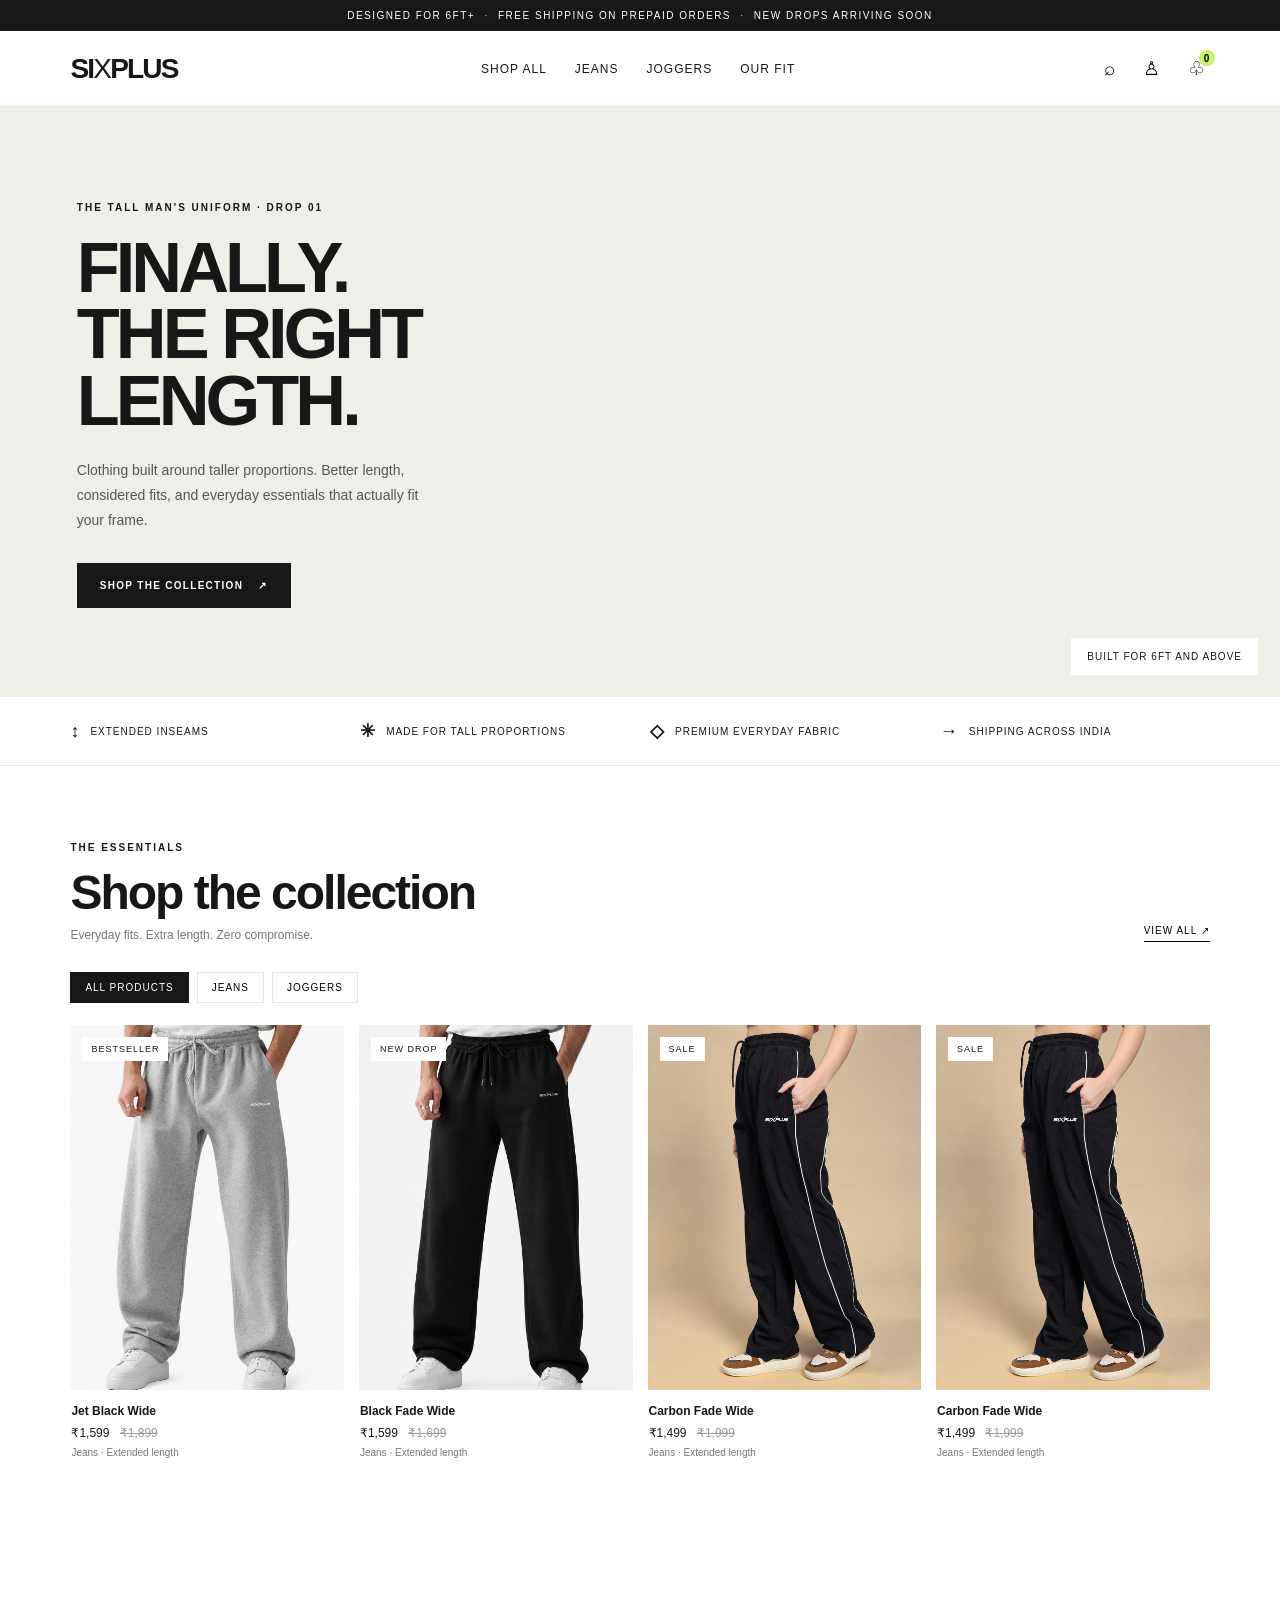
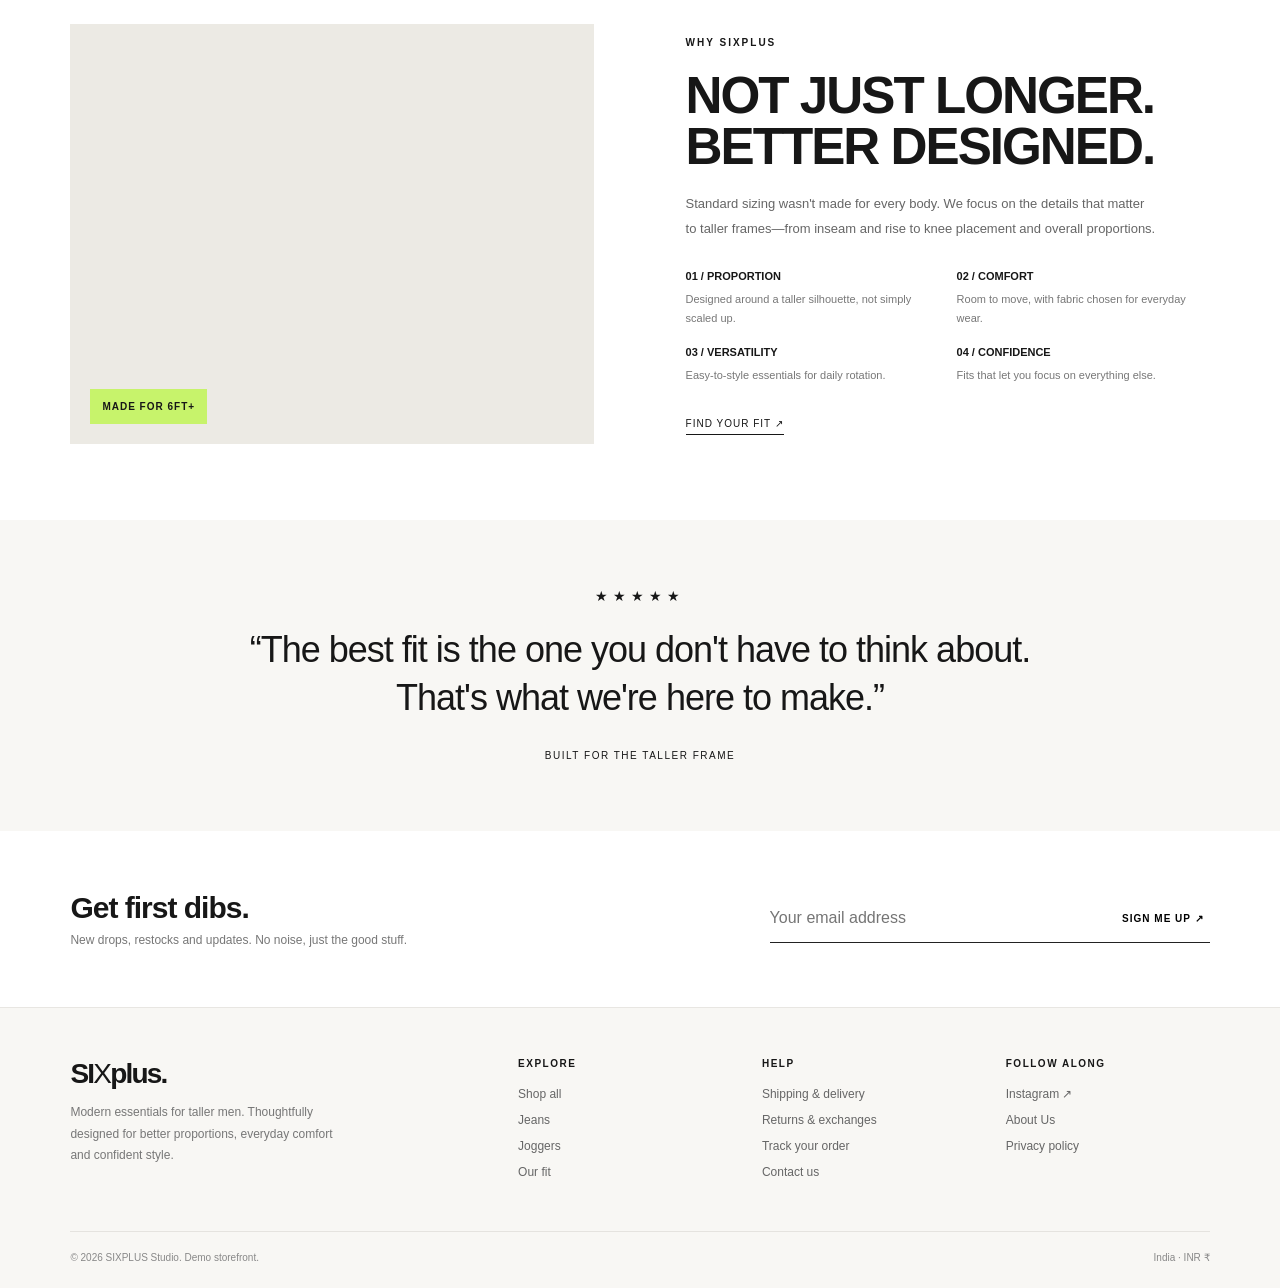
<file: index.html>
<!DOCTYPE html>
<html lang="en">
<head>
  <meta charset="UTF-8">
  <meta name="viewport" content="width=device-width, initial-scale=1.0">
  <meta name="description" content="TALLR — modern everyday essentials designed for taller men.">
  <title>SIXPLUS— Built for the Taller Frame</title>
  <link rel="stylesheet" href="style.css">
  <script src="script.js" defer></script>
</head>
<body>
  <div class="announcement">
    Designed for 6ft+ <span>·</span> Free shipping on prepaid orders <span>·</span> New drops arriving soon
  </div>

  <header class="site-header">
    <a class="brand" href="#" aria-label="TALLR home">SI<span>X</span>PLUS</a>

    <nav class="nav" aria-label="Main navigation">
      <a href="#shop">Shop all</a>
      <a href="#shop" data-filter-link="Jeans">Jeans</a>
      <a href="#shop" data-filter-link="Joggers">Joggers</a>
      <a href="#story">Our fit</a>
    </nav>

    <div class="actions">
      <button class="icon-btn" id="searchToggle" type="button" aria-label="Open search">⌕</button>
      <button class="icon-btn" id="accountBtn" type="button" aria-label="Account">♙</button>
      <button class="icon-btn cart-button" id="cartToggle" type="button" aria-label="Open shopping bag">
        ♧ <span class="cart-count" id="cartCount">0</span>
      </button>
    </div>
  </header>

  <div class="search-panel" id="searchPanel">
    <label class="sr-only" for="searchInput">Search products</label>
    <input id="searchInput" type="search" placeholder="Search jeans, joggers..." autocomplete="off">
  </div>

  <main>
    <section class="hero">
      <div class="hero-copy">
        <p class="eyebrow">The tall man's uniform · Drop 01</p>
        <h1>FINALLY.<br>THE RIGHT<br>LENGTH.</h1>
        <p class="hero-description">
          Clothing built around taller proportions. Better length, considered fits,
          and everyday essentials that actually fit your frame.
        </p>
        <a class="btn" href="#shop">Shop the collection <span aria-hidden="true">↗</span></a>
      </div>
      <div class="hero-image" role="img" aria-label="Fashion editorial featuring modern streetwear">
        <div class="hero-tag">Built for 6ft and above</div>
      </div>
    </section>

    <section class="benefits" aria-label="Our benefits">
      <div class="benefit"><b aria-hidden="true">↕</b><span>Extended inseams</span></div>
      <div class="benefit"><b aria-hidden="true">✳</b><span>Made for tall proportions</span></div>
      <div class="benefit"><b aria-hidden="true">◇</b><span>Premium everyday fabric</span></div>
      <div class="benefit"><b aria-hidden="true">→</b><span>Shipping across India</span></div>
    </section>

    <section class="section" id="shop">
      <div class="section-head">
        <div>
          <p class="eyebrow">The essentials</p>
          <h2>Shop the collection</h2>
          <p class="section-subtitle">Everyday fits. Extra length. Zero compromise.</p>
        </div>
        <button class="text-link" type="button" id="viewAll">View all ↗</button>
      </div>

      <div class="filters" aria-label="Filter products">
        <button class="filter active" type="button" data-filter="All" aria-pressed="true">All products</button>
        <button class="filter" type="button" data-filter="Jeans" aria-pressed="false">Jeans</button>
        <button class="filter" type="button" data-filter="Joggers" aria-pressed="false">Joggers</button>
      </div>

      <div class="grid" id="productGrid" aria-live="polite"></div>
    </section>

    <!-- <section class="promo">
      <div class="promo-image" role="img" aria-label="Modern menswear editorial"></div>
      <div class="promo-copy">
        <p class="eyebrow">A fit that gets you</p>
        <h2>YOUR HEIGHT.<br>YOUR RULES.</h2>
        <p>
          No more ankle-grazing hems or awkward proportions. Just thoughtfully
          designed bottoms that move with you and fit how they should.
        </p>
        <a class="btn btn-light" href="#story">Discover the difference ↗</a>
      </div>
    </section> -->

    <section class="section story" id="story">
      <div class="story-visual">
        <!-- <img
          src="https://images.unsplash.com/photo-1517841905240-472988babdf9?auto=format&fit=crop&w=900&q=80"
          alt="Minimal fashion editorial"
          loading="lazy"
        > -->
        <span class="story-stamp">Made for 6ft+</span>
      </div>

      <div class="story-copy">
        <p class="eyebrow">Why SIXPLUS</p>
        <h2>NOT JUST LONGER.<br>BETTER DESIGNED.</h2>
        <p>
          Standard sizing wasn't made for every body. We focus on the details
          that matter to taller frames—from inseam and rise to knee placement
          and overall proportions.
        </p>

        <div class="story-points">
          <div class="point">
            <strong>01 / Proportion</strong>
            <span>Designed around a taller silhouette, not simply scaled up.</span>
          </div>
          <div class="point">
            <strong>02 / Comfort</strong>
            <span>Room to move, with fabric chosen for everyday wear.</span>
          </div>
          <div class="point">
            <strong>03 / Versatility</strong>
            <span>Easy-to-style essentials for daily rotation.</span>
          </div>
          <div class="point">
            <strong>04 / Confidence</strong>
            <span>Fits that let you focus on everything else.</span>
          </div>
        </div>

        <a class="text-link" href="#shop">Find your fit ↗</a>
      </div>
    </section>

    <section class="quote">
      <div class="stars" aria-label="5 out of 5 stars">★★★★★</div>
      <blockquote>
        “The best fit is the one you don't have to think about. That's what we're here to make.”
      </blockquote>
      <cite>Built for the taller frame</cite>
    </section>

    <section class="newsletter">
      <div>
        <h2>Get first dibs.</h2>
        <p>New drops, restocks and updates. No noise, just the good stuff.</p>
      </div>
      <form class="signup" id="newsletterForm">
        <label class="sr-only" for="newsletterEmail">Your email address</label>
        <input id="newsletterEmail" type="email" required placeholder="Your email address">
        <button type="submit">Sign me up ↗</button>
      </form>
    </section>
  </main>

  <footer class="site-footer" id="footer">
    <div class="footer-top">
      <div class="footer-brand">
        <a class="brand" href="#" aria-label="TALLR home">SI<span>X</span>plus.</a>
        <p>
          Modern essentials for taller men. Thoughtfully designed for better
          proportions, everyday comfort and confident style.
        </p>
      </div>

      <div class="footer-col">
        <strong>Explore</strong>
        <a href="#shop">Shop all</a>
        <a href="#shop" data-filter-link="Jeans">Jeans</a>
        <a href="#shop" data-filter-link="Joggers">Joggers</a>
        <a href="#story">Our fit</a>
      </div>

      <div class="footer-col">
        <strong>Help</strong>
        <a href="#footer" class="info-link"><a href="/shipping-delivery.html">Shipping &amp; delivery</a></a>
        <a href="#footer" class="info-link"><a href="/return-exchange.html">Returns &amp; exchanges</a></a>
        <a href="#footer" class="info-link"><a href="/track-order.html">Track your order</a></a>
        <a href="#footer" class="info-link"><a href="/contact.html">Contact us</a></a>
      </div>

      <div class="footer-col">
        <strong>Follow along</strong>
        <a href="#footer" class="info-link"><a href="https://www.instagram.com/sixplus.wear/">Instagram ↗</a> </a>
        <a href="#story"><a href="">About Us</a></a>
        <a href="#footer" class="info-link">Privacy policy</a>
      </div>
    </div>

    <div class="footer-bottom">
      <span>© 2026 SIXPLUS Studio. Demo storefront.</span>
      <span>India · INR ₹</span>
    </div>
  </footer>

  <div class="overlay" id="overlay"></div>

  <aside class="drawer" id="cartDrawer" aria-label="Shopping bag" aria-hidden="true">
    <div class="drawer-head">
      <h3>Your bag (<span id="drawerCount">0</span>)</h3>
      <button class="close" id="closeCart" type="button" aria-label="Close shopping bag">×</button>
    </div>
    <div class="cart-items" id="cartItems" aria-live="polite"></div>
    <div class="cart-total">
      <div><span>Subtotal</span><span id="subtotal">₹0</span></div>
      <p>Shipping and taxes calculated at checkout. This demo storefront does not process real payments.</p>
      <button class="btn checkout-btn" id="checkoutBtn" type="button">Continue to checkout ↗</button>
    </div>
  </aside>

  <div class="toast" id="toast" role="status" aria-live="polite"></div>
</body>
</html>
</file>
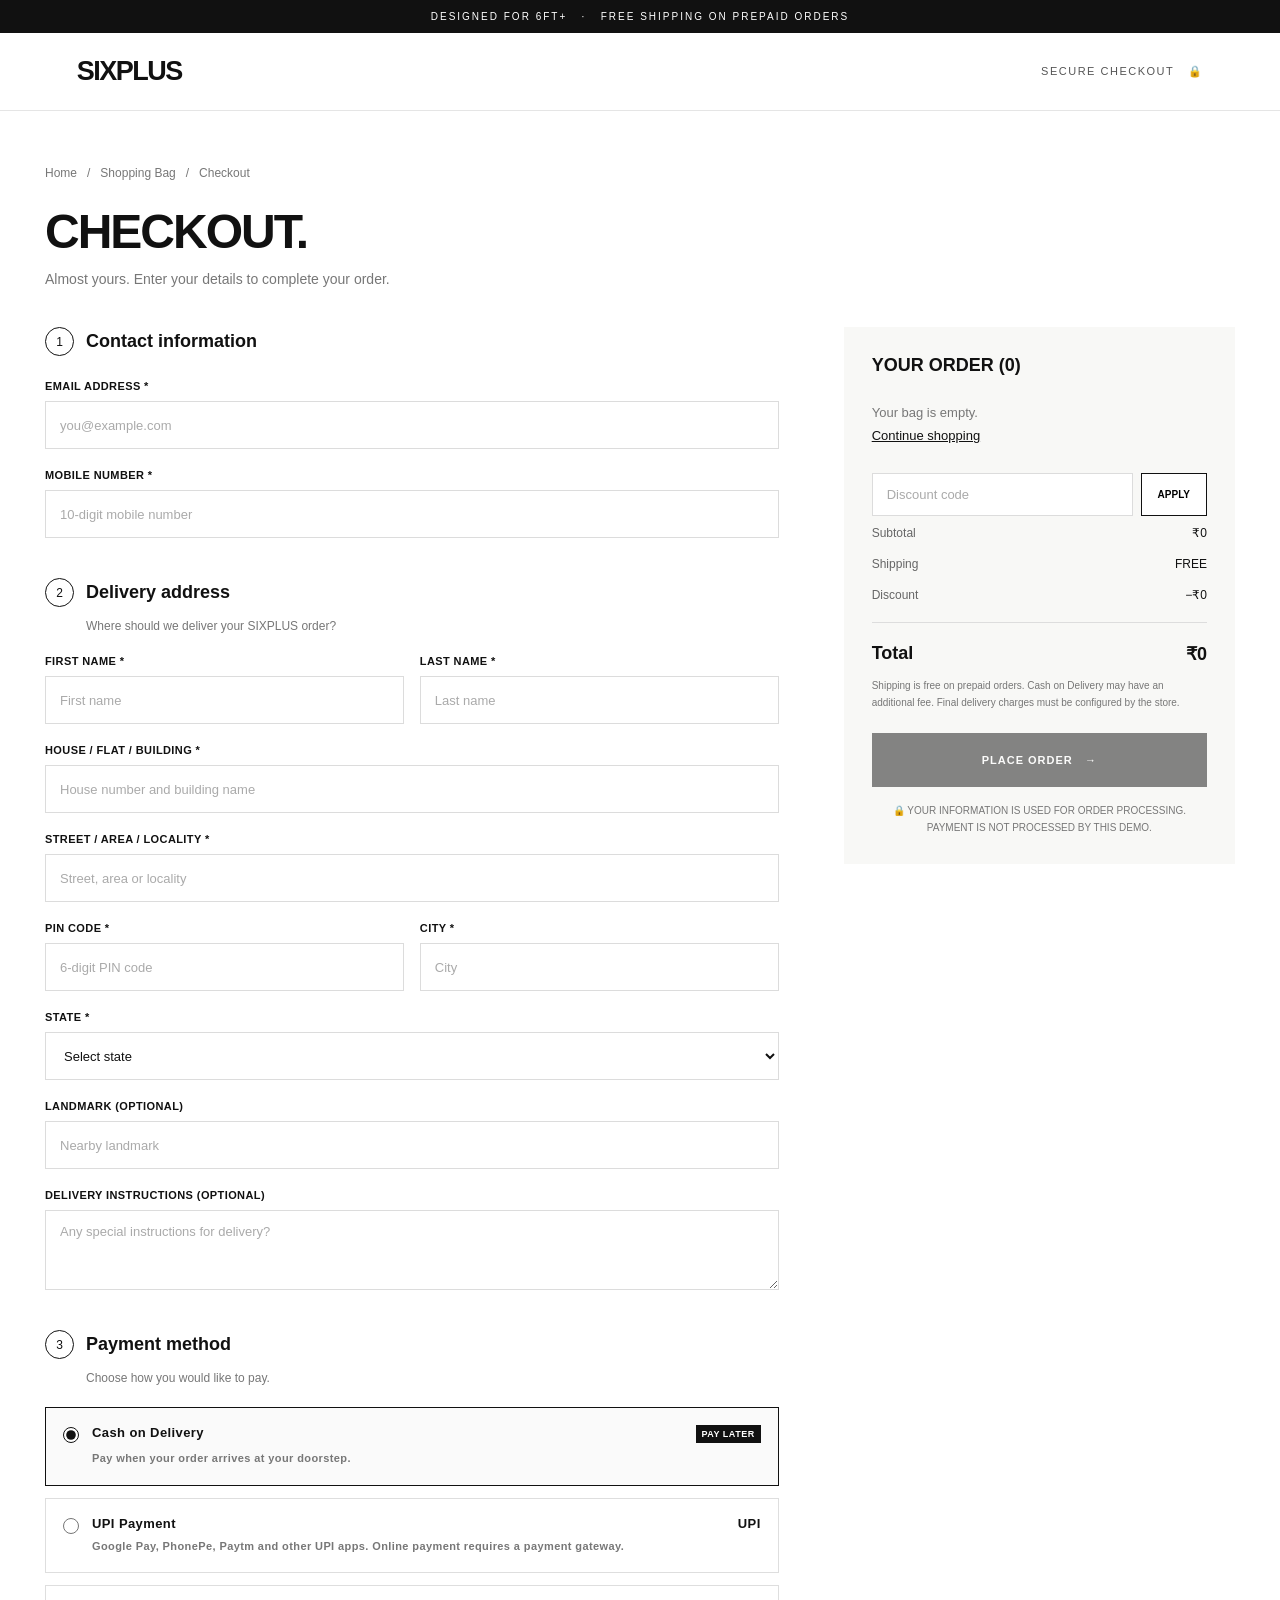
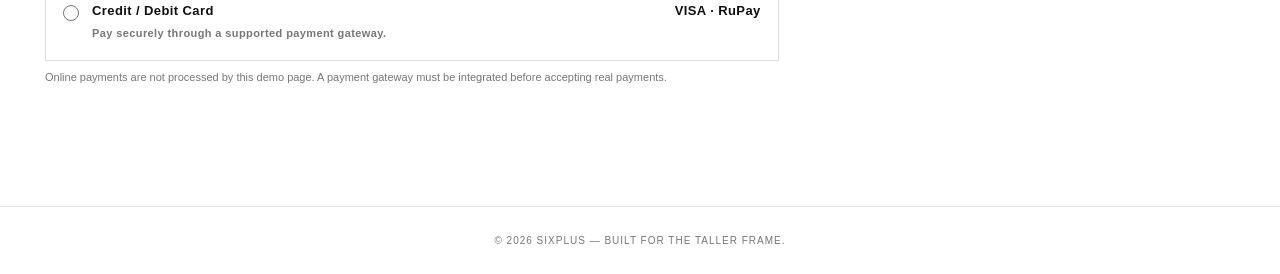
<file: checkout.html>
<!DOCTYPE html>
<html lang="en">
<head>
<meta charset="UTF-8">
<meta name="viewport" content="width=device-width, initial-scale=1.0">

<title>Checkout — SIXPLUS</title>

<style>
* {
  margin: 0;
  padding: 0;
  box-sizing: border-box;
}

:root {
  --black: #111;
  --white: #fff;
  --grey: #777;
  --border: #e5e5e5;
  --background: #f8f8f6;
}

body {
  font-family: Arial, Helvetica, sans-serif;
  color: var(--black);
  background: var(--white);
}

a {
  color: inherit;
  text-decoration: none;
}

/* Announcement bar */

.announcement {
  background: #111;
  color: #fff;
  padding: 11px 15px;
  text-align: center;
  font-size: 10px;
  letter-spacing: 2px;
  text-transform: uppercase;
}

/* Header */

header {
  height: 78px;
  padding: 0 6%;
  border-bottom: 1px solid var(--border);
  display: flex;
  align-items: center;
  justify-content: space-between;
}

.logo {
  font-size: 27px;
  font-weight: 900;
  letter-spacing: -1.5px;
}

.header-label {
  font-size: 11px;
  letter-spacing: 1.5px;
  color: #555;
}

/* Main layout */

.checkout-container {
  max-width: 1250px;
  margin: 0 auto;
  padding: 55px 30px 80px;
}

.breadcrumb {
  font-size: 12px;
  color: var(--grey);
  margin-bottom: 24px;
}

.breadcrumb a:hover {
  color: #000;
}

.page-title {
  font-size: clamp(32px, 5vw, 48px);
  font-weight: 800;
  letter-spacing: -2px;
  margin-bottom: 12px;
}

.page-subtitle {
  color: var(--grey);
  font-size: 14px;
  margin-bottom: 40px;
}

.checkout-layout {
  display: grid;
  grid-template-columns: minmax(0, 1.5fr) minmax(300px, 0.8fr);
  gap: 65px;
  align-items: start;
}

/* Sections */

.section {
  margin-bottom: 40px;
}

.section-heading {
  display: flex;
  align-items: center;
  gap: 12px;
  margin-bottom: 24px;
}

.step-number {
  width: 29px;
  height: 29px;
  border: 1px solid #111;
  border-radius: 50%;
  display: grid;
  place-items: center;
  font-size: 12px;
}

.section-heading h2 {
  font-size: 18px;
  font-weight: 700;
}

.section-description {
  font-size: 12px;
  color: var(--grey);
  margin: -12px 0 22px 41px;
}

/* Form */

.form-grid {
  display: grid;
  grid-template-columns: 1fr 1fr;
  gap: 20px 16px;
}

.form-group {
  display: flex;
  flex-direction: column;
  gap: 9px;
}

.form-group.full {
  grid-column: 1 / -1;
}

label {
  font-size: 11px;
  font-weight: 700;
  letter-spacing: 0.4px;
}

input,
select,
textarea {
  width: 100%;
  min-height: 48px;
  padding: 13px 14px;
  background: #fff;
  border: 1px solid #dcdcdc;
  border-radius: 0;
  outline: none;
  font-family: inherit;
  font-size: 13px;
  color: #111;
  transition: border-color 0.2s;
}

input:focus,
select:focus,
textarea:focus {
  border-color: #111;
}

input::placeholder,
textarea::placeholder {
  color: #aaa;
}

textarea {
  min-height: 80px;
  resize: vertical;
}

.form-note {
  font-size: 11px;
  color: var(--grey);
  margin-top: 8px;
  line-height: 1.6;
}

/* Shipping address */

.checkbox-row {
  display: flex;
  align-items: center;
  gap: 10px;
  margin-top: 22px;
  font-size: 12px;
}

.checkbox-row input {
  width: 16px;
  min-height: auto;
  height: 16px;
  accent-color: #111;
}

/* Payment methods */

.payment-options {
  display: grid;
  gap: 12px;
}

.payment-option {
  border: 1px solid #dedede;
  padding: 17px;
  display: flex;
  gap: 13px;
  align-items: flex-start;
  cursor: pointer;
  transition: border-color 0.2s, background 0.2s;
}

.payment-option:has(input:checked) {
  border-color: #111;
  background: #fafafa;
}

.payment-option input {
  width: 16px;
  min-height: auto;
  height: 16px;
  margin-top: 2px;
  accent-color: #111;
}

.payment-content {
  flex: 1;
}

.payment-title {
  font-size: 13px;
  font-weight: 700;
  display: flex;
  justify-content: space-between;
  gap: 10px;
}

.payment-description {
  color: var(--grey);
  font-size: 11px;
  line-height: 1.6;
  margin-top: 7px;
}

.payment-badge {
  font-size: 9px;
  background: #111;
  color: #fff;
  padding: 4px 6px;
  letter-spacing: 0.5px;
  white-space: nowrap;
}

/* Order summary */

.order-summary {
  background: var(--background);
  padding: 28px;
  position: sticky;
  top: 20px;
}

.summary-heading {
  font-size: 18px;
  font-weight: 800;
  margin-bottom: 25px;
}

.product-list {
  display: grid;
  gap: 20px;
}

.product-item {
  display: flex;
  gap: 15px;
  padding-bottom: 20px;
  border-bottom: 1px solid #e4e4e1;
}

.product-image {
  width: 83px;
  height: 100px;
  flex-shrink: 0;
  background: #e9e9e7;
  object-fit: cover;
}

.product-details {
  flex: 1;
  padding-top: 3px;
}

.product-name {
  font-size: 13px;
  font-weight: 700;
  line-height: 1.5;
}

.product-meta {
  font-size: 11px;
  color: var(--grey);
  margin-top: 7px;
}

.product-price {
  font-size: 13px;
  font-weight: 700;
  white-space: nowrap;
}

.quantity-row {
  display: flex;
  justify-content: space-between;
  align-items: center;
  margin-top: 12px;
}

.quantity-controls {
  display: flex;
  align-items: center;
  border: 1px solid #ddd;
  background: #fff;
}

.quantity-controls button {
  width: 28px;
  height: 27px;
  border: 0;
  background: #fff;
  cursor: pointer;
  font-size: 15px;
}

.quantity-controls span {
  min-width: 25px;
  text-align: center;
  font-size: 12px;
}

.remove-button {
  margin-top: 12px;
  border: 0;
  background: none;
  text-decoration: underline;
  font-size: 11px;
  cursor: pointer;
}

/* Coupon */

.coupon {
  display: flex;
  gap: 8px;
  margin: 25px 0;
}

.coupon input {
  min-width: 0;
  min-height: 43px;
}

.coupon button {
  padding: 0 16px;
  background: #fff;
  border: 1px solid #111;
  font-size: 10px;
  font-weight: 700;
  cursor: pointer;
}

.coupon-message {
  font-size: 11px;
  margin-top: -15px;
  margin-bottom: 20px;
  line-height: 1.5;
}

/* Price summary */

.price-row {
  display: flex;
  justify-content: space-between;
  gap: 15px;
  margin-bottom: 17px;
  font-size: 12px;
}

.price-row span:first-child {
  color: #666;
}

.price-row.total {
  border-top: 1px solid #ddd;
  padding-top: 20px;
  margin-top: 20px;
  margin-bottom: 12px;
  font-size: 18px;
  font-weight: 800;
}

.price-row.total span:first-child {
  color: #111;
}

.shipping-note {
  font-size: 10px;
  color: #777;
  line-height: 1.7;
  margin-bottom: 22px;
}

/* Place order */

.place-order {
  width: 100%;
  min-height: 54px;
  border: 1px solid #111;
  background: #111;
  color: #fff;
  font-size: 11px;
  font-weight: 800;
  letter-spacing: 1px;
  cursor: pointer;
  transition: background 0.2s;
}

.place-order:hover {
  background: #333;
}

.place-order:disabled {
  opacity: 0.5;
  cursor: not-allowed;
}

.secure-note {
  text-align: center;
  color: #777;
  font-size: 10px;
  margin-top: 15px;
  line-height: 1.7;
}

/* Footer */

footer {
  border-top: 1px solid var(--border);
  padding: 28px 20px;
  text-align: center;
  font-size: 10px;
  letter-spacing: 1px;
  color: #777;
}

/* Success message */

.success-message {
  display: none;
  padding: 25px;
  margin-top: 25px;
  background: #f0f7ef;
  border: 1px solid #c8e2c4;
  font-size: 13px;
  line-height: 1.8;
}

.success-message.show {
  display: block;
}

/* Responsive */

@media (max-width: 850px) {
  .checkout-layout {
    grid-template-columns: 1fr;
    gap: 20px;
  }

  .order-summary {
    position: static;
    grid-row: 1;
  }

  .checkout-container {
    padding: 35px 20px 55px;
  }

  .header-label {
    font-size: 9px;
  }
}

@media (max-width: 480px) {
  header {
    height: 65px;
    padding: 0 18px;
  }

  .logo {
    font-size: 23px;
  }

  .form-grid {
    grid-template-columns: 1fr;
    gap: 18px;
  }

  .form-group.full {
    grid-column: auto;
  }

  .order-summary {
    padding: 20px;
  }

  .page-title {
    letter-spacing: -1px;
  }

  .announcement {
    font-size: 8px;
    letter-spacing: 1px;
  }
}
</style>
</head>

<body>

<div class="announcement">
  DESIGNED FOR 6FT+ &nbsp; · &nbsp;
  FREE SHIPPING ON PREPAID ORDERS
</div>

<header>
  <a href="index.html" class="logo">SIXPLUS</a>
  <div class="header-label">SECURE CHECKOUT &nbsp; 🔒</div>
</header>

<main class="checkout-container">

  <div class="breadcrumb">
    <a href="index.html">Home</a>
    &nbsp; / &nbsp;
    <a href="index.html#shop">Shopping Bag</a>
    &nbsp; / &nbsp;
    Checkout
  </div>

  <h1 class="page-title">CHECKOUT.</h1>

  <p class="page-subtitle">
    Almost yours. Enter your details to complete your order.
  </p>

  <form id="checkoutForm">

    <div class="checkout-layout">

      <!-- LEFT: CUSTOMER DETAILS -->

      <div class="checkout-form">

        <!-- Contact -->

        <section class="section">

          <div class="section-heading">
            <span class="step-number">1</span>
            <h2>Contact information</h2>
          </div>

          <div class="form-grid">

            <div class="form-group full">
              <label for="email">EMAIL ADDRESS *</label>
              <input
                type="email"
                id="email"
                name="email"
                placeholder="you@example.com"
                autocomplete="email"
                required
              >
            </div>

            <div class="form-group full">
              <label for="mobile">MOBILE NUMBER *</label>
              <input
                type="tel"
                id="mobile"
                name="mobile"
                placeholder="10-digit mobile number"
                inputmode="numeric"
                pattern="[6-9][0-9]{9}"
                maxlength="10"
                autocomplete="tel-national"
                title="Enter a valid 10-digit Indian mobile number"
                required
              >
            </div>

          </div>

        </section>

        <!-- Delivery -->

        <section class="section">

          <div class="section-heading">
            <span class="step-number">2</span>
            <h2>Delivery address</h2>
          </div>

          <p class="section-description">
            Where should we deliver your SIXPLUS order?
          </p>

          <div class="form-grid">

            <div class="form-group">
              <label for="firstName">FIRST NAME *</label>
              <input
                id="firstName"
                name="firstName"
                placeholder="First name"
                autocomplete="given-name"
                required
              >
            </div>

            <div class="form-group">
              <label for="lastName">LAST NAME *</label>
              <input
                id="lastName"
                name="lastName"
                placeholder="Last name"
                autocomplete="family-name"
                required
              >
            </div>

            <div class="form-group full">
              <label for="address">HOUSE / FLAT / BUILDING *</label>
              <input
                id="address"
                name="address"
                placeholder="House number and building name"
                autocomplete="address-line1"
                required
              >
            </div>

            <div class="form-group full">
              <label for="area">STREET / AREA / LOCALITY *</label>
              <input
                id="area"
                name="area"
                placeholder="Street, area or locality"
                autocomplete="address-line2"
                required
              >
            </div>

            <div class="form-group">
              <label for="pincode">PIN CODE *</label>
              <input
                type="text"
                id="pincode"
                name="pincode"
                placeholder="6-digit PIN code"
                inputmode="numeric"
                pattern="[1-9][0-9]{5}"
                maxlength="6"
                autocomplete="postal-code"
                required
              >
            </div>

            <div class="form-group">
              <label for="city">CITY *</label>
              <input
                id="city"
                name="city"
                placeholder="City"
                autocomplete="address-level2"
                required
              >
            </div>

            <div class="form-group full">
              <label for="state">STATE *</label>
              <select
                id="state"
                name="state"
                autocomplete="address-level1"
                required
              >
                <option value="">Select state</option>
                <option>Andhra Pradesh</option>
                <option>Arunachal Pradesh</option>
                <option>Assam</option>
                <option>Bihar</option>
                <option>Chhattisgarh</option>
                <option>Goa</option>
                <option>Gujarat</option>
                <option>Haryana</option>
                <option>Himachal Pradesh</option>
                <option>Jharkhand</option>
                <option>Karnataka</option>
                <option>Kerala</option>
                <option>Madhya Pradesh</option>
                <option>Maharashtra</option>
                <option>Manipur</option>
                <option>Meghalaya</option>
                <option>Mizoram</option>
                <option>Nagaland</option>
                <option>Odisha</option>
                <option>Punjab</option>
                <option>Rajasthan</option>
                <option>Sikkim</option>
                <option>Tamil Nadu</option>
                <option>Telangana</option>
                <option>Tripura</option>
                <option>Uttar Pradesh</option>
                <option>Uttarakhand</option>
                <option>West Bengal</option>
                <option>Delhi</option>
                <option>Jammu and Kashmir</option>
                <option>Ladakh</option>
                <option>Puducherry</option>
              </select>
            </div>

            <div class="form-group full">
              <label for="landmark">LANDMARK (OPTIONAL)</label>
              <input
                id="landmark"
                name="landmark"
                placeholder="Nearby landmark"
              >
            </div>

            <div class="form-group full">
              <label for="instructions">
                DELIVERY INSTRUCTIONS (OPTIONAL)
              </label>
              <textarea
                id="instructions"
                name="instructions"
                placeholder="Any special instructions for delivery?"
              ></textarea>
            </div>

          </div>

        </section>

        <!-- Payment -->

        <section class="section">

          <div class="section-heading">
            <span class="step-number">3</span>
            <h2>Payment method</h2>
          </div>

          <p class="section-description">
            Choose how you would like to pay.
          </p>

          <div class="payment-options">

            <label class="payment-option">

              <input
                type="radio"
                name="payment"
                value="cod"
                checked
              >

              <div class="payment-content">

                <div class="payment-title">
                  <span>Cash on Delivery</span>
                  <span class="payment-badge">PAY LATER</span>
                </div>

                <p class="payment-description">
                  Pay when your order arrives at your doorstep.
                </p>

              </div>

            </label>

            <label class="payment-option">

              <input
                type="radio"
                name="payment"
                value="upi"
              >

              <div class="payment-content">

                <div class="payment-title">
                  <span>UPI Payment</span>
                  <span>UPI</span>
                </div>

                <p class="payment-description">
                  Google Pay, PhonePe, Paytm and other UPI apps.
                  Online payment requires a payment gateway.
                </p>

              </div>

            </label>

            <label class="payment-option">

              <input
                type="radio"
                name="payment"
                value="card"
              >

              <div class="payment-content">

                <div class="payment-title">
                  <span>Credit / Debit Card</span>
                  <span>VISA · RuPay</span>
                </div>

                <p class="payment-description">
                  Pay securely through a supported payment gateway.
                </p>

              </div>

            </label>

          </div>

          <p class="form-note">
            Online payments are not processed by this demo page.
            A payment gateway must be integrated before accepting
            real payments.
          </p>

        </section>

      </div>

      <!-- RIGHT: ORDER SUMMARY -->

      <aside class="order-summary">

        <h2 class="summary-heading">
          YOUR ORDER
          <span id="itemCount">(0)</span>
        </h2>

        <div class="product-list" id="productList"></div>

        <!-- Coupon -->

        <div class="coupon">

          <input
            type="text"
            id="couponCode"
            placeholder="Discount code"
            aria-label="Discount code"
          >

          <button type="button" id="applyCoupon">
            APPLY
          </button>

        </div>

        <p class="coupon-message" id="couponMessage"></p>

        <!-- Totals -->

        <div class="price-row">
          <span>Subtotal</span>
          <span id="subtotal">₹0</span>
        </div>

        <div class="price-row">
          <span>Shipping</span>
          <span id="shipping">₹0</span>
        </div>

        <div class="price-row" id="discountRow" hidden>
          <span>Discount</span>
          <span id="discount">−₹0</span>
        </div>

        <div class="price-row total">
          <span>Total</span>
          <span id="total">₹0</span>
        </div>

        <p class="shipping-note">
          Shipping is free on prepaid orders.
          Cash on Delivery may have an additional fee.
          Final delivery charges must be configured by the store.
        </p>

        <button type="submit" class="place-order" id="placeOrder">
          PLACE ORDER &nbsp; →
        </button>

        <p class="secure-note">
          🔒 YOUR INFORMATION IS USED FOR ORDER PROCESSING.<br>
          PAYMENT IS NOT PROCESSED BY THIS DEMO.
        </p>

        <div class="success-message" id="successMessage"></div>

      </aside>

    </div>

  </form>

</main>

<footer>
  © 2026 SIXPLUS — BUILT FOR THE TALLER FRAME.
</footer>

<script>
/*
  DEMO CHECKOUT

  This page uses localStorage for the cart.
  It does not create a real order or process payments.
*/

const CART_KEY = "sixplusCart";

let discountApplied = false;
let discountAmount = 0;

const money = amount =>
  new Intl.NumberFormat("en-IN", {
    style: "currency",
    currency: "INR",
    maximumFractionDigits: 0
  }).format(amount);

/*
  Supports carts saved as:
  [{ id, name, price, image, quantity }]
  or [{ id, name, price, image, qty }]

  Update CART_KEY above if your existing site uses
  a different localStorage key.
*/

function getCart() {
  try {
    const stored = JSON.parse(localStorage.getItem(CART_KEY));

    if (!Array.isArray(stored)) return [];

    return stored.map(item => ({
      ...item,
      price: Number(item.price) || 0,
      quantity: Math.max(
        1,
        Number(item.quantity ?? item.qty) || 1
      )
    }));
  } catch (error) {
    return [];
  }
}

function saveCart(cart) {
  localStorage.setItem(CART_KEY, JSON.stringify(cart));
}

function getSubtotal(cart) {
  return cart.reduce(
    (sum, item) => sum + item.price * item.quantity,
    0
  );
}

function renderCart() {
  const cart = getCart();
  const list = document.getElementById("productList");

  list.innerHTML = "";

  cart.forEach((item, index) => {
    const product = document.createElement("div");
    product.className = "product-item";

    const img = document.createElement("img");
    img.className = "product-image";
    img.src = item.image || "";
    img.alt = item.name || "Product";
    img.loading = "lazy";

    img.onerror = () => {
      img.style.visibility = "hidden";
    };

    const details = document.createElement("div");
    details.className = "product-details";

    const name = document.createElement("div");
    name.className = "product-name";
    name.textContent = item.name || "Product";

    const meta = document.createElement("div");
    meta.className = "product-meta";
    meta.textContent = item.category || "SIXPLUS Essentials";

    const quantityRow = document.createElement("div");
    quantityRow.className = "quantity-row";

    const price = document.createElement("span");
    price.className = "product-price";
    price.textContent = money(item.price * item.quantity);

    const controls = document.createElement("div");
    controls.className = "quantity-controls";

    const minus = document.createElement("button");
    minus.type = "button";
    minus.textContent = "−";
    minus.setAttribute("aria-label", "Decrease quantity");

    minus.addEventListener("click", () => {
      const updated = getCart();

      if (!updated[index]) return;

      if (updated[index].quantity > 1) {
        updated[index].quantity--;
      } else {
        updated.splice(index, 1);
      }

      saveCart(updated);
      discountApplied = false;
      discountAmount = 0;
      renderCart();
    });

    const quantity = document.createElement("span");
    quantity.textContent = item.quantity;

    const plus = document.createElement("button");
    plus.type = "button";
    plus.textContent = "+";
    plus.setAttribute("aria-label", "Increase quantity");

    plus.addEventListener("click", () => {
      const updated = getCart();

      if (!updated[index]) return;

      updated[index].quantity++;
      saveCart(updated);

      discountApplied = false;
      discountAmount = 0;

      renderCart();
    });

    controls.append(minus, quantity, plus);
    quantityRow.append(price, controls);

    const remove = document.createElement("button");
    remove.type = "button";
    remove.className = "remove-button";
    remove.textContent = "Remove";

    remove.addEventListener("click", () => {
      const updated = getCart();
      updated.splice(index, 1);

      saveCart(updated);

      discountApplied = false;
      discountAmount = 0;

      renderCart();
    });

    details.append(name, meta, quantityRow, remove);
    product.append(img, details);

    list.appendChild(product);
  });

  document.getElementById("itemCount").textContent =
    `(${cart.reduce((sum, item) => sum + item.quantity, 0)})`;

  const subtotal = getSubtotal(cart);

  // Demo shipping policy:
  // Free shipping on prepaid orders.
  // COD shipping is ₹49 for orders below ₹2,000.
  const payment =
    document.querySelector('input[name="payment"]:checked')?.value
    || "cod";

  const shipping =
    payment === "cod" && subtotal > 0 && subtotal < 2000
      ? 49
      : 0;

  discountAmount = discountApplied
    ? Math.round(subtotal * 0.10)
    : 0;

  const total = Math.max(0, subtotal + shipping - discountAmount);

  document.getElementById("subtotal").textContent = money(subtotal);
  document.getElementById("shipping").textContent =
    shipping === 0 ? "FREE" : money(shipping);

  document.getElementById("discount").textContent =
    "−" + money(discountAmount);

  document.getElementById("discountRow").hidden =
    discountAmount === 0;

  document.getElementById("total").textContent = money(total);

  document.getElementById("placeOrder").disabled =
    cart.length === 0;

  if (cart.length === 0) {
    list.innerHTML = `
      <p style="font-size:13px;line-height:1.8;color:#777">
        Your bag is empty.<br>
        <a href="index.html#shop"
           style="color:#111;text-decoration:underline">
          Continue shopping
        </a>
      </p>
    `;
  }
}

// Recalculate shipping when payment method changes.

document.querySelectorAll('input[name="payment"]').forEach(input => {
  input.addEventListener("change", renderCart);
});

// Demo discount code: SIX10

document.getElementById("applyCoupon").addEventListener("click", () => {
  const code = document
    .getElementById("couponCode")
    .value.trim()
    .toUpperCase();

  const message = document.getElementById("couponMessage");

  if (code === "SIX10") {
    if (getSubtotal(getCart()) === 0) {
      message.textContent = "Add a product before applying a coupon.";
      message.style.color = "#b00020";
      return;
    }

    discountApplied = true;

    message.textContent = "SIX10 applied — 10% demo discount.";
    message.style.color = "#26733b";

    renderCart();
  } else {
    discountApplied = false;

    message.textContent = "Invalid discount code.";
    message.style.color = "#b00020";

    renderCart();
  }
});

// Checkout form validation and demo order confirmation.

const SCRIPT_URL = "https://script.google.com/macros/s/AKfycbzy-4MZsMmLk1_hMsXapUigEdAIKCXfGTOwUAXhVrbFdsWXD5XLx8LBJzQWChgvRVa9BQ/exec";

document.getElementById("checkoutForm").addEventListener("submit", async event => {
  event.preventDefault();

  const form = event.currentTarget;
  if (!form.reportValidity()) return;

  const cart = getCart();

  if (cart.length === 0) {
    alert("Your shopping bag is empty.");
    return;
  }

  const selectedPayment = document.querySelector(
    'input[name="payment"]:checked'
  );

  if (!selectedPayment || selectedPayment.value !== "cod") {
    alert("Please choose Cash on Delivery.");
    return;
  }

  const formData = new FormData(form);

  const customer = {
    email: formData.get("email") || "",
    mobile: formData.get("mobile") || "",
    firstName: formData.get("firstName") || "",
    lastName: formData.get("lastName") || "",
    address: formData.get("address") || "",
    area: formData.get("area") || "",
    pincode: formData.get("pincode") || "",
    city: formData.get("city") || "",
    state: formData.get("state") || "",
    landmark: formData.get("landmark") || "",
    instructions: formData.get("instructions") || ""
  };

  const subtotal = getSubtotal(cart);
  const shipping = subtotal > 0 && subtotal < 2000 ? 49 : 0;
  const total = Math.max(0, subtotal + shipping - discountAmount);
  const orderId = "SIX-" + Date.now().toString().slice(-8);

  const order = {
    orderId,
    customerName: `${customer.firstName} ${customer.lastName}`.trim(),
    email: customer.email,
    mobile: customer.mobile,
    address: [
      customer.address,
      customer.area,
      customer.city,
      customer.state,
      customer.pincode,
      customer.landmark
    ].filter(Boolean).join(", "),
    items: cart,
    payment: "COD",
    total
  };

  const submitButton = form.querySelector('[type="submit"]');
  if (submitButton) submitButton.disabled = true;

  try {
    await fetch(SCRIPT_URL, {
      method: "POST",
      headers: {
        "Content-Type": "text/plain;charset=utf-8"
      },
      body: JSON.stringify(order),
      mode: "no-cors"
    });

    const success = document.getElementById("successMessage");
    success.replaceChildren();

    const heading = document.createElement("strong");
    heading.textContent = "Order request sent";

    const message = document.createElement("p");
    message.textContent =
      `Reference: ${orderId}. Total: ${money(total)}.`;

    const note = document.createElement("p");
    note.textContent =
      "Please verify that your order appears in our order records before treating it as confirmed.";

    success.append(heading, message, note);
    success.classList.add("show");
    success.scrollIntoView({ behavior: "smooth", block: "center" });

  } catch (error) {
    alert("Could not send the order request. Please try again.");
  } finally {
    if (submitButton) submitButton.disabled = false;
  }
});



renderCart();
</script>

</body>
</html>
</file>
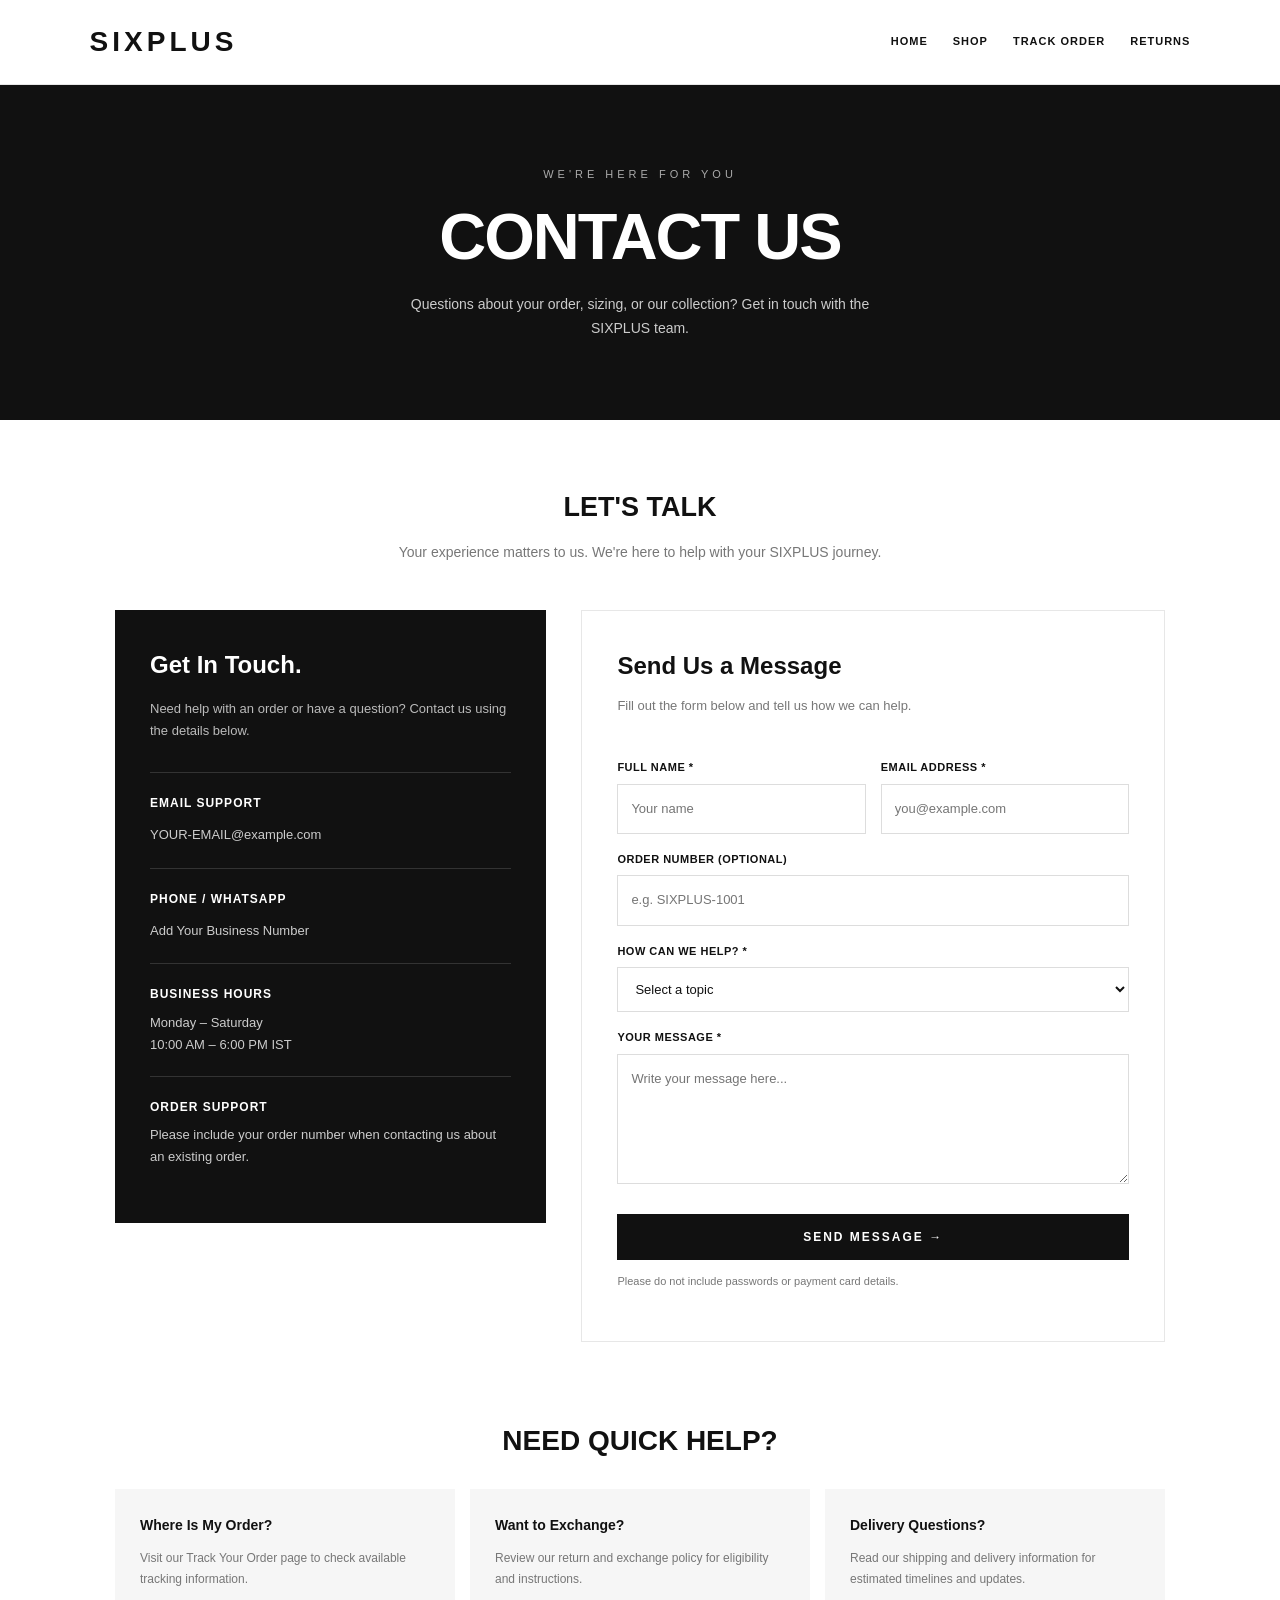
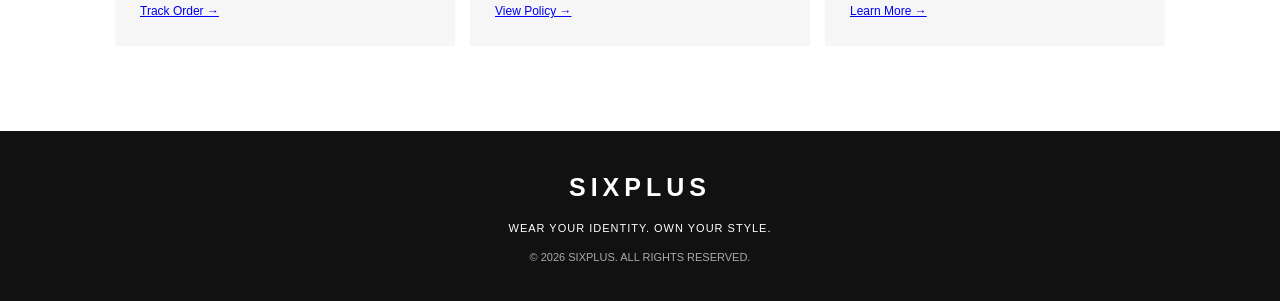
<file: contact.html>
<!DOCTYPE html>
<html lang="en">
<head>
<meta charset="UTF-8">
<meta name="viewport" content="width=device-width, initial-scale=1.0">

<title>Contact Us | SIXPLUS</title>

<style>
* {
    margin: 0;
    padding: 0;
    box-sizing: border-box;
}

:root {
    --black: #111;
    --white: #fff;
    --grey: #777;
    --light: #f6f6f6;
    --border: #e7e7e7;
}

body {
    font-family: Arial, Helvetica, sans-serif;
    background: var(--white);
    color: var(--black);
    line-height: 1.7;
}

/* HEADER */

header {
    min-height: 75px;
    padding: 18px 7%;
    display: flex;
    align-items: center;
    justify-content: space-between;
    border-bottom: 1px solid var(--border);
}

.logo {
    text-decoration: none;
    color: var(--black);
    font-size: 28px;
    font-weight: 900;
    letter-spacing: 4px;
}

nav {
    display: flex;
    gap: 25px;
}

nav a {
    color: var(--black);
    text-decoration: none;
    font-size: 11px;
    font-weight: 700;
    letter-spacing: 1px;
    text-transform: uppercase;
}

nav a:hover {
    opacity: .55;
}

/* HERO */

.hero {
    background: var(--black);
    color: var(--white);
    text-align: center;
    padding: 80px 20px;
}

.eyebrow {
    font-size: 11px;
    letter-spacing: 4px;
    color: #aaa;
    margin-bottom: 18px;
}

.hero h1 {
    font-size: clamp(38px, 6vw, 65px);
    font-weight: 900;
    letter-spacing: -2px;
    line-height: 1.1;
}

.hero p {
    max-width: 520px;
    margin: 20px auto 0;
    color: #ccc;
    font-size: 14px;
}

/* MAIN */

.container {
    max-width: 1100px;
    margin: auto;
    padding: 65px 25px 85px;
}

.intro {
    text-align: center;
    margin-bottom: 45px;
}

.intro h2 {
    font-size: 27px;
    margin-bottom: 10px;
}

.intro p {
    color: var(--grey);
    font-size: 14px;
}

/* CONTACT LAYOUT */

.contact-grid {
    display: grid;
    grid-template-columns: .85fr 1.15fr;
    gap: 35px;
    align-items: start;
}

/* CONTACT INFORMATION */

.contact-info {
    background: var(--black);
    color: var(--white);
    padding: 35px;
}

.contact-info h2 {
    font-size: 24px;
    margin-bottom: 12px;
}

.contact-info > p {
    color: #bbb;
    font-size: 13px;
    margin-bottom: 30px;
}

.info-item {
    border-top: 1px solid #333;
    padding: 20px 0;
}

.info-item h3 {
    font-size: 12px;
    letter-spacing: 1px;
    margin-bottom: 7px;
}

.info-item p,
.info-item a {
    color: #ccc;
    font-size: 13px;
    text-decoration: none;
    overflow-wrap: anywhere;
}

.info-item a:hover {
    color: white;
    text-decoration: underline;
}

/* CONTACT FORM */

.contact-form {
    border: 1px solid var(--border);
    padding: 35px;
}

.contact-form h2 {
    font-size: 24px;
    margin-bottom: 8px;
}

.form-description {
    color: var(--grey);
    font-size: 13px;
    margin-bottom: 25px;
}

.form-row {
    display: grid;
    grid-template-columns: 1fr 1fr;
    gap: 15px;
}

label {
    display: block;
    margin: 16px 0 7px;
    font-size: 11px;
    font-weight: 800;
    letter-spacing: .5px;
}

input,
select,
textarea {
    width: 100%;
    padding: 13px;
    border: 1px solid #ddd;
    border-radius: 0;
    background: white;
    color: var(--black);
    font: inherit;
    font-size: 13px;
    outline: none;
}

input:focus,
select:focus,
textarea:focus {
    border-color: var(--black);
}

textarea {
    resize: vertical;
    min-height: 130px;
}

button {
    width: 100%;
    padding: 16px;
    margin-top: 22px;
    border: none;
    background: var(--black);
    color: var(--white);
    font-size: 12px;
    font-weight: 800;
    letter-spacing: 2px;
    cursor: pointer;
}

button:hover {
    background: #333;
}

.form-note {
    margin-top: 12px;
    color: var(--grey);
    font-size: 11px;
}

#formStatus {
    margin-top: 15px;
    font-size: 13px;
    overflow-wrap: anywhere;
}

/* FAQ */

.faq {
    margin-top: 75px;
    text-align: center;
}

.faq h2 {
    font-size: 28px;
    margin-bottom: 25px;
}

.faq-grid {
    display: grid;
    grid-template-columns: repeat(3, 1fr);
    gap: 15px;
    text-align: left;
}

.faq-card {
    padding: 25px;
    background: var(--light);
}

.faq-card h3 {
    font-size: 14px;
    margin-bottom: 10px;
}

.faq-card p {
    color: var(--grey);
    font-size: 12px;
}

/* FOOTER */

footer {
    background: var(--black);
    color: var(--white);
    text-align: center;
    padding: 35px 20px;
}

.footer-logo {
    font-size: 25px;
    font-weight: 900;
    letter-spacing: 5px;
}

footer p {
    color: #aaa;
    font-size: 11px;
    margin-top: 10px;
}

footer .tagline {
    color: white;
    letter-spacing: 1px;
}

/* MOBILE */

@media(max-width: 750px) {
    header {
        flex-direction: column;
        gap: 15px;
        padding: 20px;
    }

    nav {
        gap: 15px;
        justify-content: center;
        flex-wrap: wrap;
    }

    nav a {
        font-size: 10px;
    }

    .contact-grid {
        grid-template-columns: 1fr;
    }

    .faq-grid {
        grid-template-columns: 1fr;
    }

    .form-row {
        grid-template-columns: 1fr;
        gap: 0;
    }

    .contact-info,
    .contact-form {
        padding: 25px;
    }

    .container {
        padding: 45px 18px 60px;
    }
}
</style>
</head>

<body>

<!-- HEADER -->

<header>
    <a href="index.html" class="logo">SIXPLUS</a>

    <nav>
        <a href="index.html">Home</a>
        <a href="index.html#shop">Shop</a>
        <a href="track-order.html">Track Order</a>
        <a href="return-exchange.html">Returns</a>
    </nav>
</header>

<!-- HERO -->

<section class="hero">
    <div class="eyebrow">WE'RE HERE FOR YOU</div>

    <h1>CONTACT US</h1>

    <p>
        Questions about your order, sizing, or our collection?
        Get in touch with the SIXPLUS team.
    </p>
</section>

<!-- MAIN CONTENT -->

<main class="container">

    <section class="intro">
        <h2>LET'S TALK</h2>

        <p>
            Your experience matters to us.
            We're here to help with your SIXPLUS journey.
        </p>
    </section>

    <section class="contact-grid">

        <!-- CONTACT DETAILS -->

        <div class="contact-info">
            <h2>Get In Touch.</h2>

            <p>
                Need help with an order or have a question?
                Contact us using the details below.
            </p>

            <div class="info-item">
                <h3>EMAIL SUPPORT</h3>

                <!-- Replace with your real email -->

                <a href="mailto:YOUR-EMAIL@example.com">
                    YOUR-EMAIL@example.com
                </a>
            </div>

            <div class="info-item">
                <h3>PHONE / WHATSAPP</h3>

                <!-- Replace with your business number -->

                <a href="tel:+910000000000">
                    Add Your Business Number
                </a>
            </div>

            <div class="info-item">
                <h3>BUSINESS HOURS</h3>

                <p>Monday – Saturday</p>
                <p>10:00 AM – 6:00 PM IST</p>
            </div>

            <div class="info-item">
                <h3>ORDER SUPPORT</h3>

                <p>
                    Please include your order number when
                    contacting us about an existing order.
                </p>
            </div>
        </div>

        <!-- CONTACT FORM -->

        <div class="contact-form">

            <h2>Send Us a Message</h2>

            <p class="form-description">
                Fill out the form below and tell us how we can help.
            </p>

            <form id="contactForm">

                <div class="form-row">
                    <div>
                        <label for="name">FULL NAME *</label>

                        <input
                            type="text"
                            id="name"
                            name="name"
                            placeholder="Your name"
                            autocomplete="name"
                            required
                        >
                    </div>

                    <div>
                        <label for="email">EMAIL ADDRESS *</label>

                        <input
                            type="email"
                            id="email"
                            name="email"
                            placeholder="you@example.com"
                            autocomplete="email"
                            required
                        >
                    </div>
                </div>

                <label for="order">ORDER NUMBER (OPTIONAL)</label>

                <input
                    type="text"
                    id="order"
                    name="order"
                    placeholder="e.g. SIXPLUS-1001"
                >

                <label for="subject">HOW CAN WE HELP? *</label>

                <select id="subject" name="subject" required>
                    <option value="">Select a topic</option>
                    <option value="Order Status">Order Status</option>
                    <option value="Shipping & Delivery">Shipping & Delivery</option>
                    <option value="Return & Exchange">Return & Exchange</option>
                    <option value="Size & Product">Size & Product Question</option>
                    <option value="Payment">Payment Issue</option>
                    <option value="Other">Other</option>
                </select>

                <label for="message">YOUR MESSAGE *</label>

                <textarea
                    id="message"
                    name="message"
                    placeholder="Write your message here..."
                    required
                ></textarea>

                <button type="submit">SEND MESSAGE →</button>

                <p class="form-note">
                    Please do not include passwords or payment card details.
                </p>

                <p id="formStatus" role="status" aria-live="polite"></p>

            </form>

        </div>

    </section>

    <!-- FAQ -->

    <section class="faq">

        <h2>NEED QUICK HELP?</h2>

        <div class="faq-grid">

            <div class="faq-card">
                <h3>Where Is My Order?</h3>

                <p>
                    Visit our Track Your Order page to check
                    available tracking information.
                </p>

                <p style="margin-top:12px;">
                    <a href="track-order.html">Track Order →</a>
                </p>
            </div>

            <div class="faq-card">
                <h3>Want to Exchange?</h3>

                <p>
                    Review our return and exchange policy
                    for eligibility and instructions.
                </p>

                <p style="margin-top:12px;">
                    <a href="return-exchange.html">View Policy →</a>
                </p>
            </div>

            <div class="faq-card">
                <h3>Delivery Questions?</h3>

                <p>
                    Read our shipping and delivery information
                    for estimated timelines and updates.
                </p>

                <p style="margin-top:12px;">
                    <a href="shipping-delivery.html">Learn More →</a>
                </p>
            </div>

        </div>

    </section>

</main>

<!-- FOOTER -->

<footer>
    <div class="footer-logo">SIXPLUS</div>

    <p class="tagline">
        WEAR YOUR IDENTITY. OWN YOUR STYLE.
    </p>

    <p>© 2026 SIXPLUS. ALL RIGHTS RESERVED.</p>
</footer>

<script>
document.getElementById("contactForm").addEventListener("submit", function(e) {
    e.preventDefault();

    const name = document.getElementById("name").value.trim();
    const email = document.getElementById("email").value.trim();
    const order = document.getElementById("order").value.trim();
    const subject = document.getElementById("subject").value;
    const message = document.getElementById("message").value.trim();

    /*
      FRONTEND DEMO ONLY:
      This form does not send or store messages yet.
      Connect a backend or form service before publishing.
    */

    const supportEmail = "YOUR-EMAIL@example.com";

    if (supportEmail === "YOUR-EMAIL@example.com") {
        document.getElementById("formStatus").textContent =
            "Contact form setup is incomplete. Please replace the placeholder support email and connect a form service before publishing.";
        return;
    }

    const body = [
        "Name: " + name,
        "Email: " + email,
        "Order Number: " + (order || "Not provided"),
        "Topic: " + subject,
        "",
        "Message:",
        message
    ].join("\n");

    const mailto =
        "mailto:" + supportEmail +
        "?subject=" + encodeURIComponent("SIXPLUS Support: " + subject) +
        "&body=" + encodeURIComponent(body);

    document.getElementById("formStatus").textContent =
        "Opening your email application to send this message.";

    window.location.href = mailto;
});
</script>

</body>
</html>
</file>
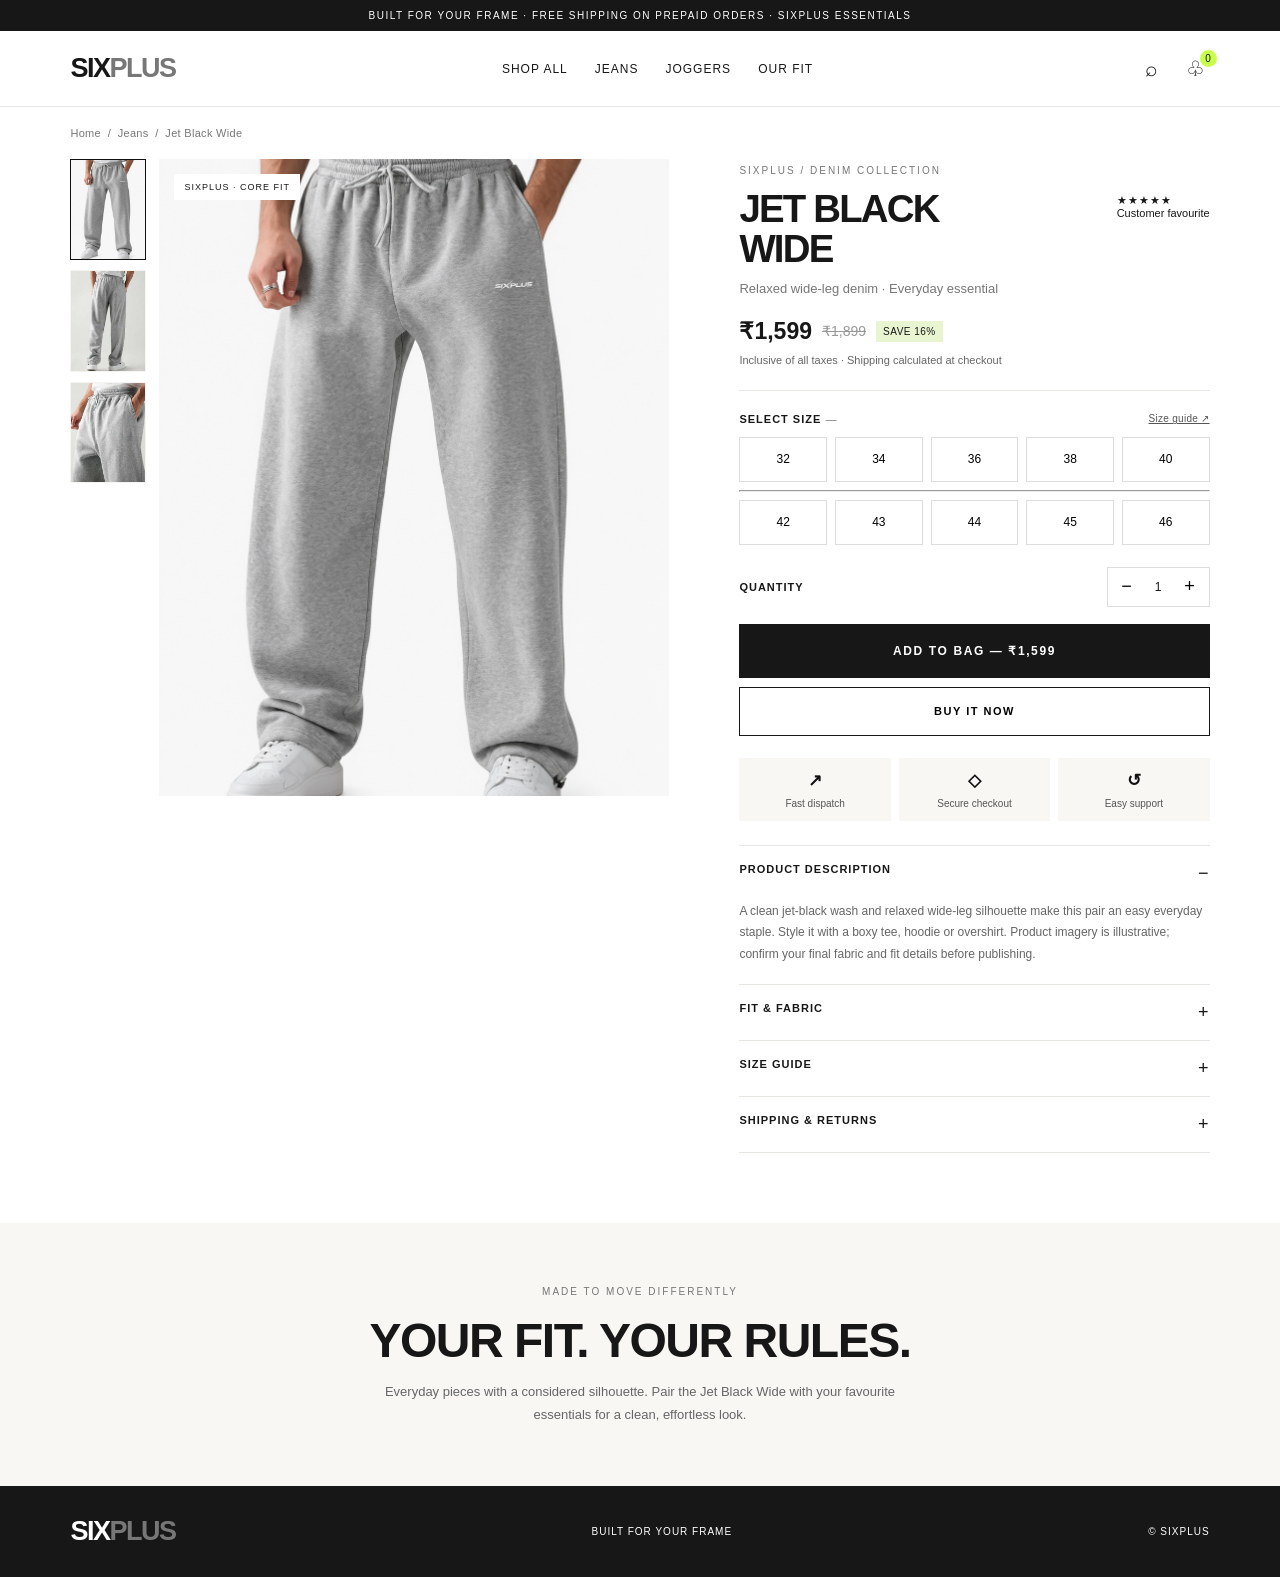
<file: produt.html>
<!DOCTYPE html>
<html lang="en">
<head>
<meta charset="UTF-8">
<meta name="viewport" content="width=device-width, initial-scale=1.0">
<title>Jet Black Wide — SIXPLUS</title>
<meta name="description" content="SIXPLUS Jet Black Wide relaxed-fit denim. Everyday essentials made for your frame.">
<style>
:root{--ink:#171717;--muted:#777;--line:#e8e6e2;--paper:#f8f7f4;--white:#fff;--accent:#c7ff4a}
*{box-sizing:border-box}html{scroll-behavior:smooth}body{margin:0;color:var(--ink);font-family:Arial,Helvetica,sans-serif;background:#fff}button,a{font:inherit}a{color:inherit;text-decoration:none}button{cursor:pointer}
.announcement{background:#171717;color:#fff;text-align:center;padding:10px 14px;font-size:10px;letter-spacing:1.5px;text-transform:uppercase}
.header{height:76px;display:flex;align-items:center;justify-content:space-between;padding:0 5.5%;border-bottom:1px solid var(--line);gap:25px;background:#fff;position:sticky;top:0;z-index:20}
.logo{font-size:27px;font-weight:900;letter-spacing:-1.5px}.logo span{color:#777}.nav{display:flex;gap:27px;font-size:12px;text-transform:uppercase;letter-spacing:1px}.actions{display:flex;align-items:center;gap:18px;font-size:13px}.icon{border:0;background:none;font-size:21px;padding:5px;position:relative}.count{font-size:10px;background:var(--accent);border-radius:50%;width:17px;height:17px;display:inline-grid;place-items:center;position:absolute;top:-2px;right:-7px}
.breadcrumb{padding:20px 5.5%;font-size:11px;color:#777;letter-spacing:.3px}.breadcrumb a:hover{color:#111}
.product{max-width:1440px;margin:0 auto;padding:0 5.5% 70px;display:grid;grid-template-columns:minmax(0,1.12fr) minmax(350px,.88fr);gap:6.2%}
.gallery{display:grid;grid-template-columns:76px 1fr;gap:13px;align-items:start}.thumbs{display:flex;flex-direction:column;gap:10px}.thumb{border:1px solid transparent;background:#f5f4f1;padding:0;aspect-ratio:3/4;overflow:hidden}.thumb.active{border-color:#111}.thumb img,.main-image img{width:100%;height:100%;display:block;object-fit:cover}.main-image{background:#f3f2ef;position:relative;overflow:hidden;aspect-ratio:4/5}.main-image img{transition:transform .5s}.main-image:hover img{transform:scale(1.035)}.image-label{position:absolute;left:15px;top:15px;background:#fff;padding:8px 10px;font-size:9px;letter-spacing:1px;text-transform:uppercase}
.details{padding:6px 0 0}.eyebrow{font-size:10px;letter-spacing:2px;text-transform:uppercase;color:#777;margin:0 0 13px}.title-row{display:flex;justify-content:space-between;gap:12px;align-items:start}.title{font-size:clamp(30px,3vw,43px);line-height:1.04;letter-spacing:-1.8px;margin:0 0 12px;font-weight:800}.rating{font-size:11px;white-space:nowrap;margin-top:5px}.rating span{letter-spacing:1px}.sub{font-size:13px;color:#777;margin:0 0 22px}.price-line{display:flex;align-items:center;gap:10px;margin-bottom:9px}.price{font-size:23px;font-weight:700}.old{font-size:14px;color:#999;text-decoration:line-through}.sale{background:#e8f5d0;padding:5px 7px;font-size:10px;text-transform:uppercase;letter-spacing:.5px}.shipping-note{font-size:11px;color:#666;margin:0 0 24px}
.rule{height:1px;background:var(--line);margin:22px 0}.label-row{display:flex;justify-content:space-between;align-items:center;margin-bottom:12px;font-size:11px;text-transform:uppercase;letter-spacing:1px;font-weight:700}.size-guide{font-size:10px;text-decoration:underline;color:#555;font-weight:400;letter-spacing:.3px;text-transform:none}.sizes{display:grid;grid-template-columns:repeat(5,1fr);gap:8px}.size{border:1px solid #ddd;background:white;min-height:45px;font-size:12px}.size:hover{border-color:#111}.size.selected{background:#171717;color:white;border-color:#171717}.size-error{display:none;color:#b00020;font-size:11px;margin-top:9px}.qty-row{display:flex;align-items:center;justify-content:space-between;margin:22px 0 17px}.qty-control{display:flex;border:1px solid #ddd;height:40px;align-items:center}.qty-control button{background:white;border:0;width:38px;height:38px;font-size:18px}.qty-control span{min-width:25px;text-align:center;font-size:12px}
.add{width:100%;height:54px;background:#171717;color:white;border:1px solid #171717;text-transform:uppercase;letter-spacing:1.6px;font-weight:700;font-size:12px;transition:.2s}.add:hover{background:#333}.buy{width:100%;height:49px;margin-top:9px;background:white;border:1px solid #171717;text-transform:uppercase;letter-spacing:1.5px;font-weight:700;font-size:11px}.buy:hover{background:var(--paper)}.assurance{display:grid;grid-template-columns:repeat(3,1fr);gap:8px;margin:22px 0;font-size:10px;color:#555;text-align:center}.assurance div{padding:12px 5px;background:var(--paper)}.assurance b{display:block;font-size:17px;margin-bottom:7px;color:#111}.accordions{border-top:1px solid var(--line);margin-top:24px}.accordion{border-bottom:1px solid var(--line)}.accordion summary{padding:17px 0;list-style:none;display:flex;justify-content:space-between;cursor:pointer;font-size:11px;font-weight:700;text-transform:uppercase;letter-spacing:1px}.accordion summary::-webkit-details-marker{display:none}.accordion summary:after{content:'+';font-size:18px;font-weight:400}.accordion[open] summary:after{content:'−'}.accordion p{font-size:12px;line-height:1.8;color:#666;margin:0;padding:0 0 18px}
.below{background:var(--paper);padding:60px 5.5%;text-align:center}.below .kicker{font-size:10px;letter-spacing:2px;text-transform:uppercase;color:#777}.below h2{font-size:clamp(28px,4vw,48px);letter-spacing:-1.5px;margin:12px 0}.below p{font-size:13px;line-height:1.8;max-width:560px;margin:0 auto;color:#666}
.related{padding:60px 5.5%}.related-head{display:flex;justify-content:space-between;align-items:end;margin-bottom:22px}.related h2{font-size:25px;letter-spacing:-.8px;margin:0}.related-grid{display:grid;grid-template-columns:repeat(4,1fr);gap:14px}.related-card{background:var(--paper);padding-bottom:13px}.related-card img{width:100%;aspect-ratio:4/5;object-fit:cover;display:block;margin-bottom:12px}.related-card h3,.related-card p{font-size:12px;margin:0 12px 7px}.related-card p{color:#777}
footer{background:#171717;color:white;padding:30px 5.5%;display:flex;justify-content:space-between;align-items:center;font-size:10px;letter-spacing:1px;text-transform:uppercase}
.toast{position:fixed;bottom:20px;right:20px;background:#171717;color:#fff;padding:15px 18px;font-size:12px;z-index:50;opacity:0;transform:translateY(10px);pointer-events:none;transition:.25s;max-width:calc(100% - 40px)}.toast.show{opacity:1;transform:translateY(0)}
@media(max-width:850px){.header{height:64px;padding:0 5%}.nav{gap:12px;font-size:10px}.product{grid-template-columns:1fr;gap:30px;padding:0 5% 45px}.gallery{grid-template-columns:58px 1fr}.details{max-width:620px}.breadcrumb{padding:16px 5%}.related{padding:40px 5%}.related-grid{grid-template-columns:repeat(2,1fr)}}
@media(max-width:520px){.announcement{font-size:8px;letter-spacing:.8px}.header{gap:10px}.logo{font-size:23px}.nav{display:none}.actions{gap:12px}.product{padding-left:0;padding-right:0}.breadcrumb{padding-left:5%;padding-right:5%}.gallery{grid-template-columns:48px 1fr;gap:8px;padding:0 4%}.thumbs{gap:7px}.details{padding:0 5%}.title{font-size:32px}.rating{font-size:10px}.assurance{font-size:9px}.below{padding:45px 6%}.related-head{align-items:start;gap:15px}.related h2{font-size:22px}footer{gap:15px;flex-wrap:wrap}}
</style>
</head>
<body>
<div class="announcement">Built for your frame · Free shipping on prepaid orders · SIXPLUS essentials</div>
<header class="header">
  <a class="logo" href="index.html" aria-label="SIXPLUS home">SIX<span>PLUS</span></a>
  <nav class="nav"><a href="index.html#shop">Shop all</a><a href="index.html#shop">Jeans</a><a href="index.html#shop">Joggers</a><a href="#fit">Our fit</a></nav>
  <div class="actions">
    <a class="icon" href="index.html#shop" aria-label="Search products">⌕</a>
    <a class="icon" href="2idex.html" aria-label="Checkout and shopping bag">♧<span class="count" id="cartCount">0</span></a>
  </div>
</header>
<div class="breadcrumb"><a href="index.html">Home</a> &nbsp;/&nbsp; <a href="index.html#shop">Jeans</a> &nbsp;/&nbsp; Jet Black Wide</div>

<main class="product">
  <section class="gallery" aria-label="Product images">
    <div class="thumbs">
      <button class="thumb active" type="button" data-image="0" aria-label="Show product image 1"><img src="Pasted 2026-10-11 at 11.58.53 AM.png" alt="Jet Black Wide jeans front view"></button>
      <button class="thumb" type="button" data-image="1" aria-label="Show product image 2"><img src="track2.webp" alt="Jet Black Wide jeans detail"></button>
      <button class="thumb" type="button" data-image="2" aria-label="Show product image 3"><img src="track3.webp" alt="Jet Black Wide jeans fit"></button>
      <!-- <button class="thumb" type="button" data-image="3" aria-label="Show product image 4"><img src="https://m.media-amazon.com/images/I/61jIIM3ATsL.jpg" alt="Jet Black Wide jeans fabric"></button> -->
    </div>
    <div class="main-image"><img id="mainProductImage" src="Pasted 2026-10-11 at 11.58.53 AM.png" alt="SIXPLUS Jet Black Wide jeans"><span class="image-label">SIXPLUS · Core fit</span></div>
  </section>

  <section class="details">
    <p class="eyebrow">SIXPLUS / DENIM COLLECTION</p>
    <div class="title-row"><h1 class="title">JET BLACK<br>WIDE</h1><div class="rating"><span>★★★★★</span><br>Customer favourite</div></div>
    <p class="sub">Relaxed wide-leg denim · Everyday essential</p>
    <div class="price-line"><span class="price">₹1,599</span><span class="old">₹1,899</span><span class="sale">Save 16%</span></div>
    <p class="shipping-note">Inclusive of all taxes · Shipping calculated at checkout</p>
    <div class="rule"></div>
    <div class="label-row"><span>Select size <span id="selectedSizeLabel" style="font-weight:400;color:#777">—</span></span><a class="size-guide" href="#size-guide">Size guide ↗</a></div>
    <div class="sizes" role="group" aria-label="Choose waist size">
      <button class="size" type="button" data-size="28">32</button><button class="size" type="button" data-size="30">34</button><button class="size" type="button" data-size="32">36</button><button class="size" type="button" data-size="34">38</button><button class="size" type="button" data-size="36">40</button>
    </div>
<hr>

    <div class="sizes" role="group" aria-label="Choose waist size">
      <button class="size" type="button" data-size="28">42</button><button class="size" type="button" data-size="30">43</button><button class="size" type="button" data-size="32">44</button><button class="size" type="button" data-size="34">45</button><button class="size" type="button" data-size="36">46</button>
    </div>
    <div class="size-error" id="sizeError">Please select a size before adding to cart.</div>
    <div class="qty-row"><div class="label-row" style="margin:0"><span>Quantity</span></div><div class="qty-control"><button type="button" id="minusQty" aria-label="Decrease quantity">−</button><span id="quantity">1</span><button type="button" id="plusQty" aria-label="Increase quantity">+</button></div></div>
    <button class="add" id="addToCart" type="button">Add to bag — ₹1,599</button>
    <button class="buy" id="buyNow" type="button">Buy it now</button>
    <div class="assurance"><div><b>↗</b>Fast dispatch</div><div><b>◇</b>Secure checkout</div><div><b>↺</b>Easy support</div></div>
    <div class="accordions">
      <details class="accordion" open><summary>Product description</summary><p>A clean jet-black wash and relaxed wide-leg silhouette make this pair an easy everyday staple. Style it with a boxy tee, hoodie or overshirt. Product imagery is illustrative; confirm your final fabric and fit details before publishing.</p></details>
      <details class="accordion"><summary>Fit &amp; fabric</summary><p>Fit: relaxed wide leg. Colour: jet black. Choose your usual waist size and check the size guide before ordering. Replace this placeholder with your confirmed fabric composition and inseam measurements.</p></details>
      <details class="accordion" id="size-guide"><summary>Size guide</summary><p>Waist size (inches): 28, 30, 32, 34 and 36. For the most accurate fit, add a size chart with garment waist, hip, rise and inseam measurements before launch.</p></details>
      <details class="accordion"><summary>Shipping &amp; returns</summary><p>Orders should be checked on delivery. Add your final dispatch timeline, shipping charges, return window and return eligibility here before accepting customer orders.</p></details>
    </div>
  </section>
</main>

<section class="below" id="fit"><p class="kicker">Made to move differently</p><h2>YOUR FIT. YOUR RULES.</h2><p>Everyday pieces with a considered silhouette. Pair the Jet Black Wide with your favourite essentials for a clean, effortless look.</p></section>
<!-- <section class="related"><div class="related-head"><h2>YOU MAY ALSO LIKE</h2><a href="index.html#shop" style="font-size:11px;text-decoration:underline">Shop all</a></div> -->
  <!-- <div class="related-grid">
    <a class="related-card" href="product.html"><img src="https://m.media-amazon.com/images/I/61jIIM3ATsL.jpg" alt="Black wide jeans"><h3>Black Fade Wide</h3><p>₹1,599</p></a>
    <a class="related-card" href="product.html"><img src="https://encrypted-tbn0.gstatic.com/images?q=tbn:ANd9GcROuZXV_2gkbTSFmNYrnm4Zoun5I1_Ba6GkD6zetHjQeO6XilQX3et5L7yf&s=10" alt="Indigo wide jeans"><h3>Indigo Blue Wide</h3><p>₹1,450</p></a>
    <a class="related-card" href="product.html"><img src="https://m.media-amazon.com/images/I/61jIIM3ATsL.jpg" alt="Carbon wide jeans"><h3>Carbon Fade Wide</h3><p>₹1,499</p></a>
    <a class="related-card" href="product.html"><img src="https://www.wearduds.com/cdn/shop/files/womens-turbo-track-relaxed-fit-joggers-black-street-style-comfort_3.jpg?v=1766568423&width=2048" alt="Black joggers"><h3>Black Track Joggers</h3><p>₹1,399</p></a>
  </div> -->
</section>
<footer><a class="logo" href="index.html">SIX<span>PLUS</span></a><span>Built for your frame</span><span>© SIXPLUS</span></footer>
<div class="toast" id="toast" role="status" aria-live="polite"></div>

<script>
"use strict";
const CART_KEY = "sixplusCart";
const PRODUCT = {
  id: "sixplus-jet-black-wide",
  name: "Jet Black Wide",
  price: 1599,
  image: "https://m.media-amazon.com/images/I/61jIIM3ATsL.jpg",
  category: "Jeans"
};
let selectedSize = "";
let quantity = 1;
const $ = (id) => document.getElementById(id);
function readCart(){try{const value=JSON.parse(localStorage.getItem(CART_KEY)||"[]");return Array.isArray(value)?value:[]}catch(e){return[]}}
function writeCart(cart){localStorage.setItem(CART_KEY,JSON.stringify(cart));updateCartCount()}
function updateCartCount(){const total=readCart().reduce((sum,item)=>sum+Number(item.quantity??item.qty??1),0);$("cartCount").textContent=total}
function money(value){return new Intl.NumberFormat("en-IN",{style:"currency",currency:"INR",maximumFractionDigits:0}).format(value)}
function notify(message){const toast=$("toast");toast.textContent=message;toast.classList.add("show");clearTimeout(notify.timer);notify.timer=setTimeout(()=>toast.classList.remove("show"),2600)}
function addProduct(){if(!selectedSize){$("sizeError").style.display="block";$("selectedSizeLabel").textContent="(required)";return false}
  $("sizeError").style.display="none";
  const cart=readCart();const id=PRODUCT.id+"-"+selectedSize;
  const existing=cart.find(item=>String(item.id)===id);
  if(existing){existing.quantity=Number(existing.quantity??existing.qty??1)+quantity;delete existing.qty}
  else cart.push({id,name:PRODUCT.name,price:PRODUCT.price,image:PRODUCT.image,quantity,size:selectedSize,category:PRODUCT.category});
  writeCart(cart);notify(PRODUCT.name+" · Size "+selectedSize+" added to your bag.");return true
}
document.querySelectorAll(".size").forEach(button=>button.addEventListener("click",()=>{selectedSize=button.dataset.size;document.querySelectorAll(".size").forEach(item=>item.classList.toggle("selected",item===button));$("selectedSizeLabel").textContent="("+selectedSize+")";$("sizeError").style.display="none"}));
$("minusQty").addEventListener("click",()=>{quantity=Math.max(1,quantity-1);$("quantity").textContent=quantity});
$("plusQty").addEventListener("click",()=>{quantity=Math.min(10,quantity+1);$("quantity").textContent=quantity});
$("addToCart").addEventListener("click",addProduct);
$("buyNow").addEventListener("click",()=>{if(addProduct())window.location.href="2idex.html"});
document.querySelectorAll(".thumb").forEach(button=>button.addEventListener("click",()=>{document.querySelectorAll(".thumb").forEach(item=>item.classList.toggle("active",item===button));$("mainProductImage").src=button.querySelector("img").src}));
updateCartCount();
</script>
</body>
</html>
</file>
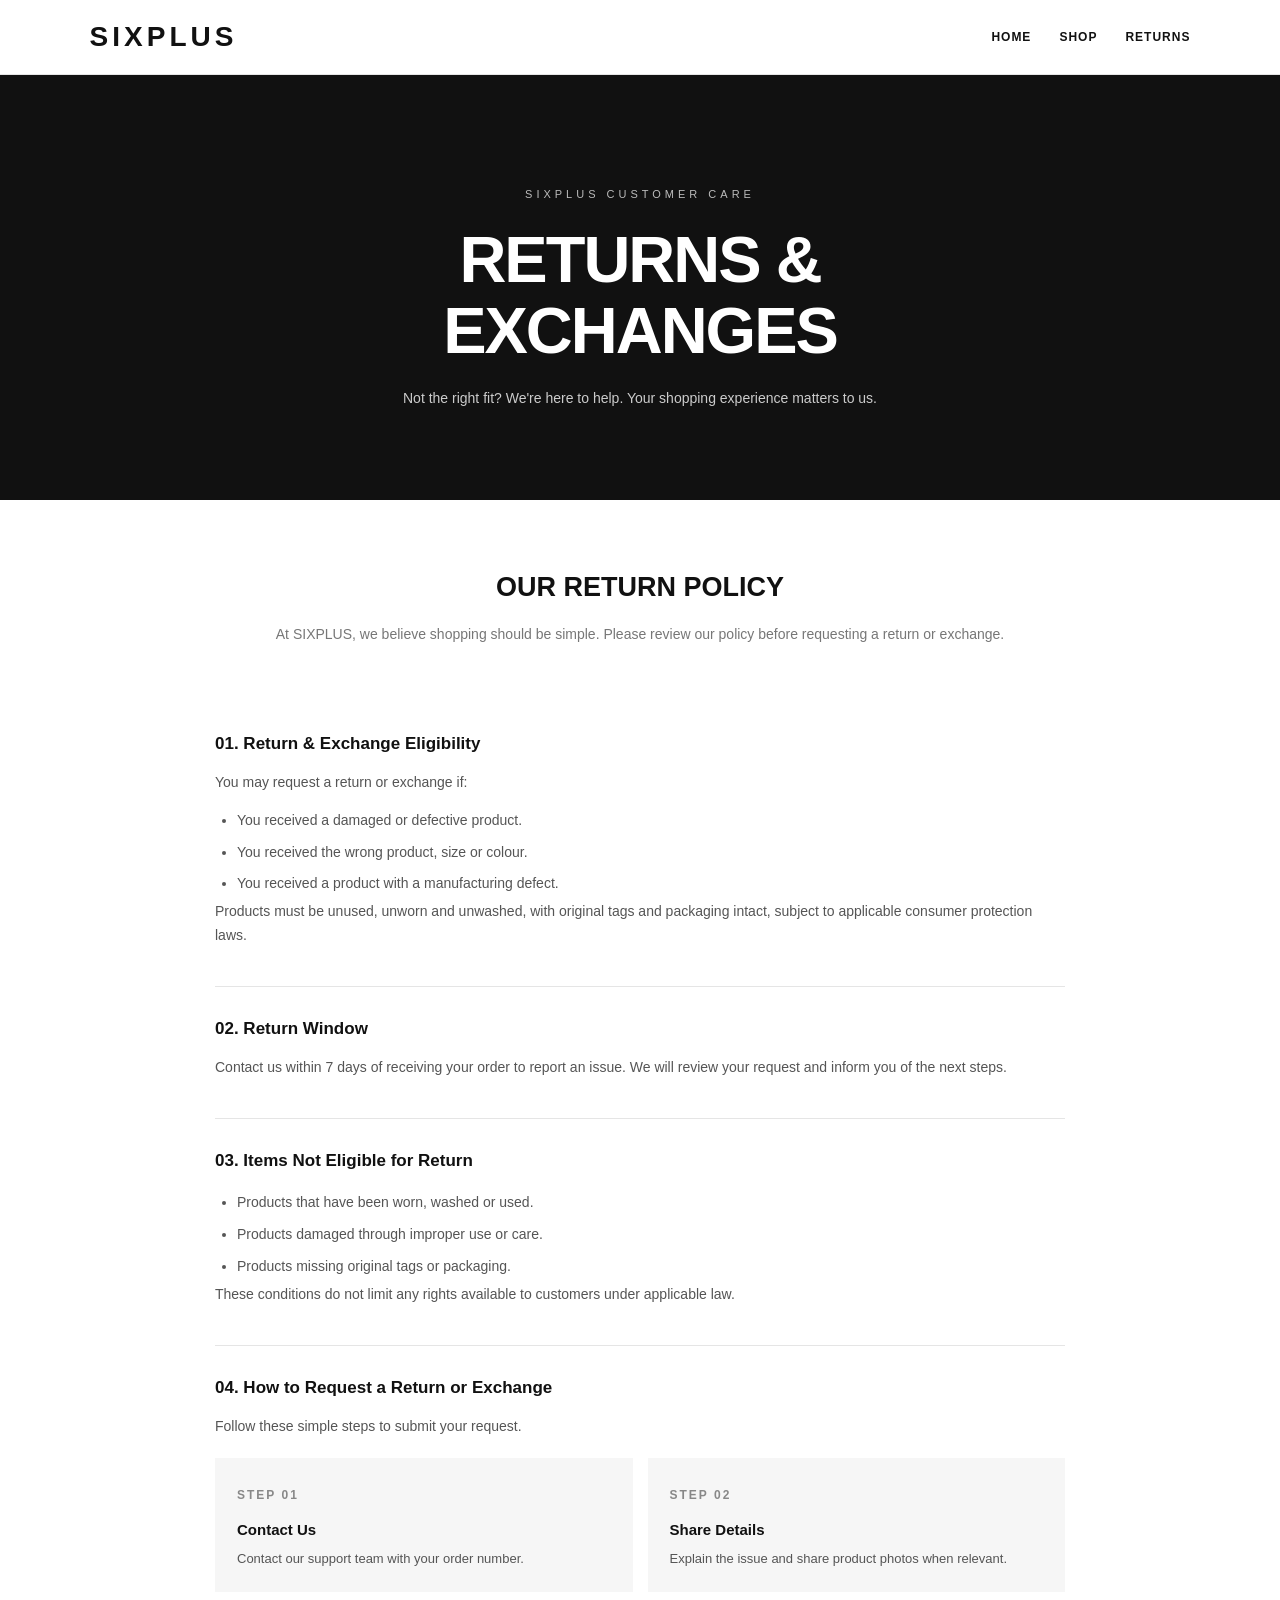
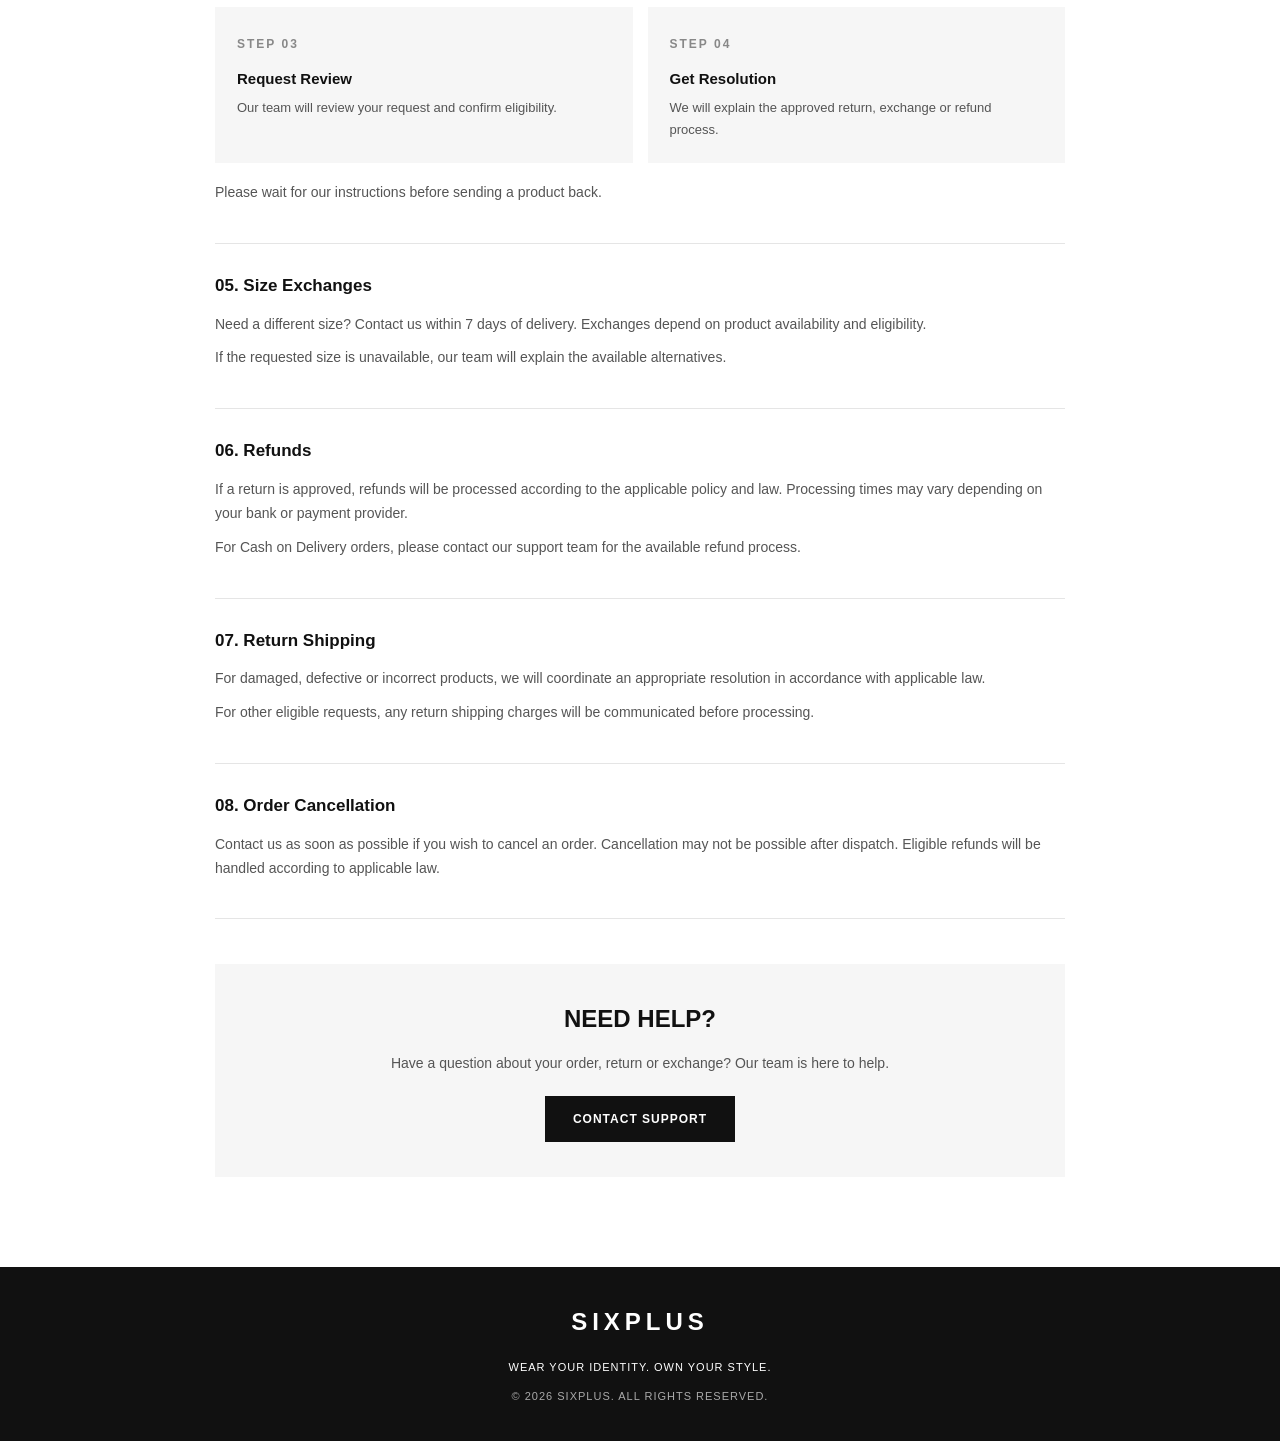
<file: return-exchange.html>
<!DOCTYPE html>
<html lang="en">
<head>
<meta charset="UTF-8">
<meta name="viewport" content="width=device-width, initial-scale=1.0">

<title>Returns & Exchanges | SIXPLUS</title>

<style>
* {
    margin: 0;
    padding: 0;
    box-sizing: border-box;
}

:root {
    --black: #111111;
    --white: #ffffff;
    --grey: #777777;
    --light: #f6f6f6;
    --border: #e5e5e5;
}

body {
    font-family: Arial, Helvetica, sans-serif;
    color: var(--black);
    background: var(--white);
    line-height: 1.7;
}

/* HEADER */

header {
    height: 75px;
    display: flex;
    align-items: center;
    justify-content: space-between;
    padding: 0 7%;
    border-bottom: 1px solid var(--border);
}

.logo {
    font-size: 28px;
    font-weight: 900;
    letter-spacing: 4px;
    color: var(--black);
    text-decoration: none;
}

nav {
    display: flex;
    gap: 28px;
}

nav a {
    color: var(--black);
    text-decoration: none;
    font-size: 12px;
    font-weight: 600;
    letter-spacing: 1px;
    text-transform: uppercase;
}

nav a:hover {
    opacity: 0.55;
}

/* HERO */

.hero {
    background: var(--black);
    color: var(--white);
    padding: 90px 20px;
    text-align: center;
}

.hero .label {
    font-size: 11px;
    letter-spacing: 4px;
    color: #bbbbbb;
    margin-bottom: 20px;
}

.hero h1 {
    font-size: clamp(36px, 6vw, 65px);
    font-weight: 900;
    letter-spacing: -2px;
    text-transform: uppercase;
    line-height: 1.1;
}

.hero p {
    margin: 20px auto 0;
    max-width: 550px;
    color: #cccccc;
    font-size: 14px;
}

/* MAIN CONTENT */

.container {
    max-width: 900px;
    margin: auto;
    padding: 65px 25px 90px;
}

.intro {
    text-align: center;
    margin-bottom: 55px;
}

.intro h2 {
    font-size: 27px;
    margin-bottom: 12px;
    font-weight: 800;
}

.intro p {
    font-size: 14px;
    color: var(--grey);
}

/* POLICY CARDS */

.policy {
    border-bottom: 1px solid var(--border);
    padding: 28px 0;
}

.policy h3 {
    font-size: 17px;
    font-weight: 800;
    margin-bottom: 12px;
}

.policy p {
    font-size: 14px;
    color: #555555;
    margin-bottom: 10px;
}

.policy ul {
    padding-left: 22px;
    color: #555555;
    font-size: 14px;
}

.policy li {
    padding: 4px 0;
}

/* STEPS */

.steps {
    display: grid;
    grid-template-columns: repeat(2, 1fr);
    gap: 15px;
    margin-top: 20px;
}

.step {
    background: var(--light);
    padding: 22px;
}

.step-number {
    font-size: 12px;
    letter-spacing: 2px;
    font-weight: 800;
    color: #888888;
}

.step h4 {
    font-size: 15px;
    margin: 10px 0 5px;
}

.step p {
    font-size: 13px;
    margin: 0;
}

/* CONTACT */

.contact {
    background: var(--light);
    padding: 35px;
    margin-top: 45px;
    text-align: center;
}

.contact h2 {
    font-size: 24px;
    margin-bottom: 12px;
}

.contact p {
    font-size: 14px;
    color: #555555;
}

.contact a {
    display: inline-block;
    margin-top: 20px;
    padding: 13px 28px;
    background: var(--black);
    color: var(--white);
    text-decoration: none;
    font-size: 12px;
    font-weight: 700;
    letter-spacing: 1px;
}

.contact a:hover {
    background: #333333;
}

/* FOOTER */

footer {
    background: var(--black);
    color: var(--white);
    text-align: center;
    padding: 35px 20px;
}

.footer-logo {
    font-size: 24px;
    font-weight: 900;
    letter-spacing: 5px;
}

footer p {
    color: #aaaaaa;
    font-size: 11px;
    margin-top: 10px;
    letter-spacing: 1px;
}

footer .tagline {
    color: var(--white);
    margin-top: 15px;
}

/* MOBILE */

@media (max-width: 600px) {
    header {
        height: auto;
        min-height: 70px;
        padding: 20px;
        flex-direction: column;
        gap: 15px;
    }

    .logo {
        font-size: 25px;
    }

    nav {
        gap: 17px;
        flex-wrap: wrap;
        justify-content: center;
    }

    nav a {
        font-size: 10px;
    }

    .hero {
        padding: 70px 20px;
    }

    .container {
        padding: 45px 20px 60px;
    }

    .steps {
        grid-template-columns: 1fr;
    }

    .contact {
        padding: 28px 18px;
    }
}
</style>
</head>

<body>

<!-- HEADER -->

<header>
    <a href="index.html" class="logo">SIXPLUS</a>

    <nav>
        <a href="index.html">Home</a>
        <a href="index.html#shop">Shop</a>
        <a href="return-exchange.html">Returns</a>
    </nav>
</header>

<!-- HERO -->

<section class="hero">
    <p class="label">SIXPLUS CUSTOMER CARE</p>

    <h1>Returns &<br>Exchanges</h1>

    <p>
        Not the right fit? We're here to help.
        Your shopping experience matters to us.
    </p>
</section>

<!-- POLICY CONTENT -->

<main class="container">

    <section class="intro">
        <h2>OUR RETURN POLICY</h2>

        <p>
            At SIXPLUS, we believe shopping should be simple.
            Please review our policy before requesting a return
            or exchange.
        </p>
    </section>

    <section class="policy">
        <h3>01. Return & Exchange Eligibility</h3>

        <p>You may request a return or exchange if:</p>

        <ul>
            <li>You received a damaged or defective product.</li>
            <li>You received the wrong product, size or colour.</li>
            <li>You received a product with a manufacturing defect.</li>
        </ul>

        <p>
            Products must be unused, unworn and unwashed, with
            original tags and packaging intact, subject to
            applicable consumer protection laws.
        </p>
    </section>

    <section class="policy">
        <h3>02. Return Window</h3>

        <p>
            Contact us within 7 days of receiving your order
            to report an issue. We will review your request
            and inform you of the next steps.
        </p>
    </section>

    <section class="policy">
        <h3>03. Items Not Eligible for Return</h3>

        <ul>
            <li>Products that have been worn, washed or used.</li>
            <li>Products damaged through improper use or care.</li>
            <li>Products missing original tags or packaging.</li>
        </ul>

        <p>
            These conditions do not limit any rights available
            to customers under applicable law.
        </p>
    </section>

    <section class="policy">
        <h3>04. How to Request a Return or Exchange</h3>

        <p>
            Follow these simple steps to submit your request.
        </p>

        <div class="steps">

            <div class="step">
                <span class="step-number">STEP 01</span>
                <h4>Contact Us</h4>
                <p>
                    Contact our support team with your order number.
                </p>
            </div>

            <div class="step">
                <span class="step-number">STEP 02</span>
                <h4>Share Details</h4>
                <p>
                    Explain the issue and share product photos
                    when relevant.
                </p>
            </div>

            <div class="step">
                <span class="step-number">STEP 03</span>
                <h4>Request Review</h4>
                <p>
                    Our team will review your request and confirm
                    eligibility.
                </p>
            </div>

            <div class="step">
                <span class="step-number">STEP 04</span>
                <h4>Get Resolution</h4>
                <p>
                    We will explain the approved return,
                    exchange or refund process.
                </p>
            </div>

        </div>

        <p style="margin-top: 18px;">
            Please wait for our instructions before sending
            a product back.
        </p>
    </section>

    <section class="policy">
        <h3>05. Size Exchanges</h3>

        <p>
            Need a different size? Contact us within 7 days
            of delivery. Exchanges depend on product availability
            and eligibility.
        </p>

        <p>
            If the requested size is unavailable, our team
            will explain the available alternatives.
        </p>
    </section>

    <section class="policy">
        <h3>06. Refunds</h3>

        <p>
            If a return is approved, refunds will be processed
            according to the applicable policy and law.
            Processing times may vary depending on your bank
            or payment provider.
        </p>

        <p>
            For Cash on Delivery orders, please contact our
            support team for the available refund process.
        </p>
    </section>

    <section class="policy">
        <h3>07. Return Shipping</h3>

        <p>
            For damaged, defective or incorrect products,
            we will coordinate an appropriate resolution
            in accordance with applicable law.
        </p>

        <p>
            For other eligible requests, any return shipping
            charges will be communicated before processing.
        </p>
    </section>

    <section class="policy">
        <h3>08. Order Cancellation</h3>

        <p>
            Contact us as soon as possible if you wish to
            cancel an order. Cancellation may not be possible
            after dispatch. Eligible refunds will be handled
            according to applicable law.
        </p>
    </section>

    <!-- CONTACT -->

    <section class="contact">
        <h2>NEED HELP?</h2>

        <p>
            Have a question about your order, return or exchange?
            Our team is here to help.
        </p>

        <!-- Replace this email with your real support email -->

        <a href="mailto:sixplus268@gmail.com">
            CONTACT SUPPORT
        </a>
    </section>

</main>

<!-- FOOTER -->

<footer>
    <div class="footer-logo">SIXPLUS</div>

    <p class="tagline">
        WEAR YOUR IDENTITY. OWN YOUR STYLE.
    </p>

    <p>© 2026 SIXPLUS. ALL RIGHTS RESERVED.</p>
</footer>

</body>
</html>
</file>
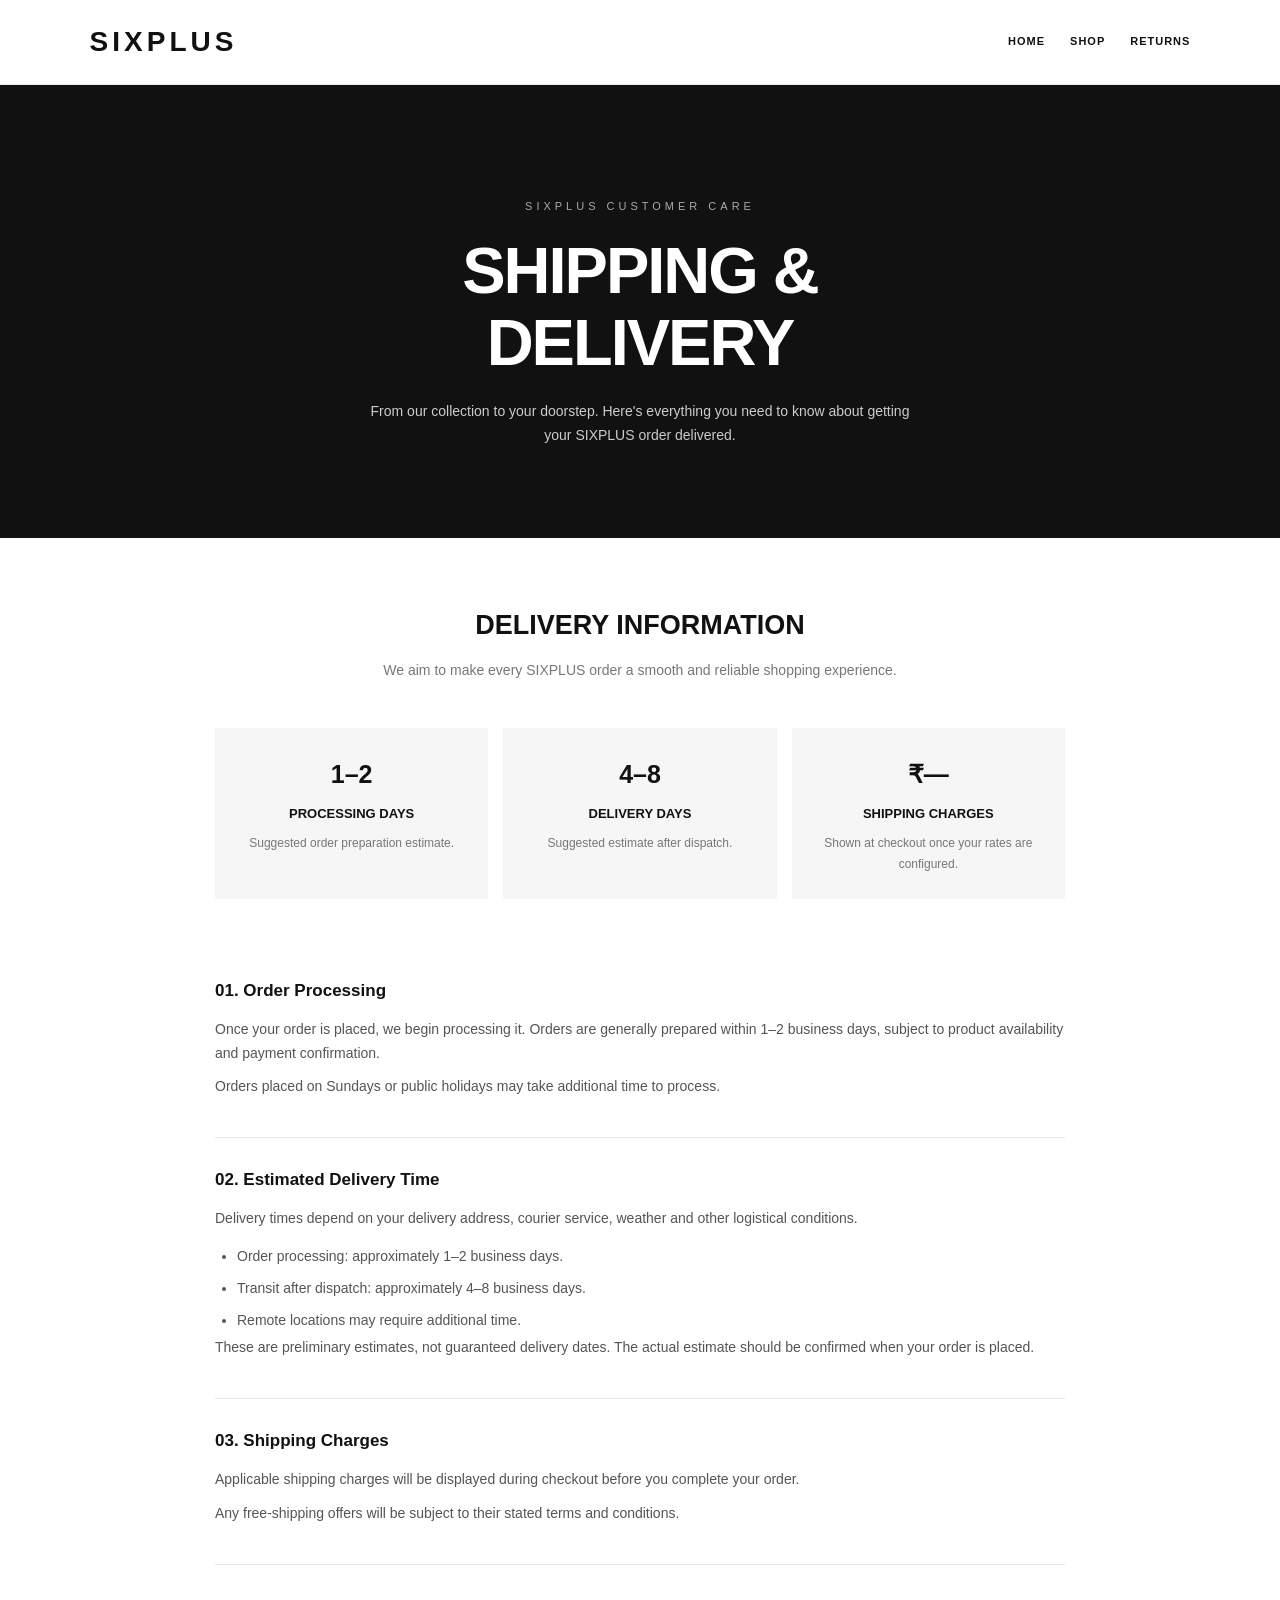
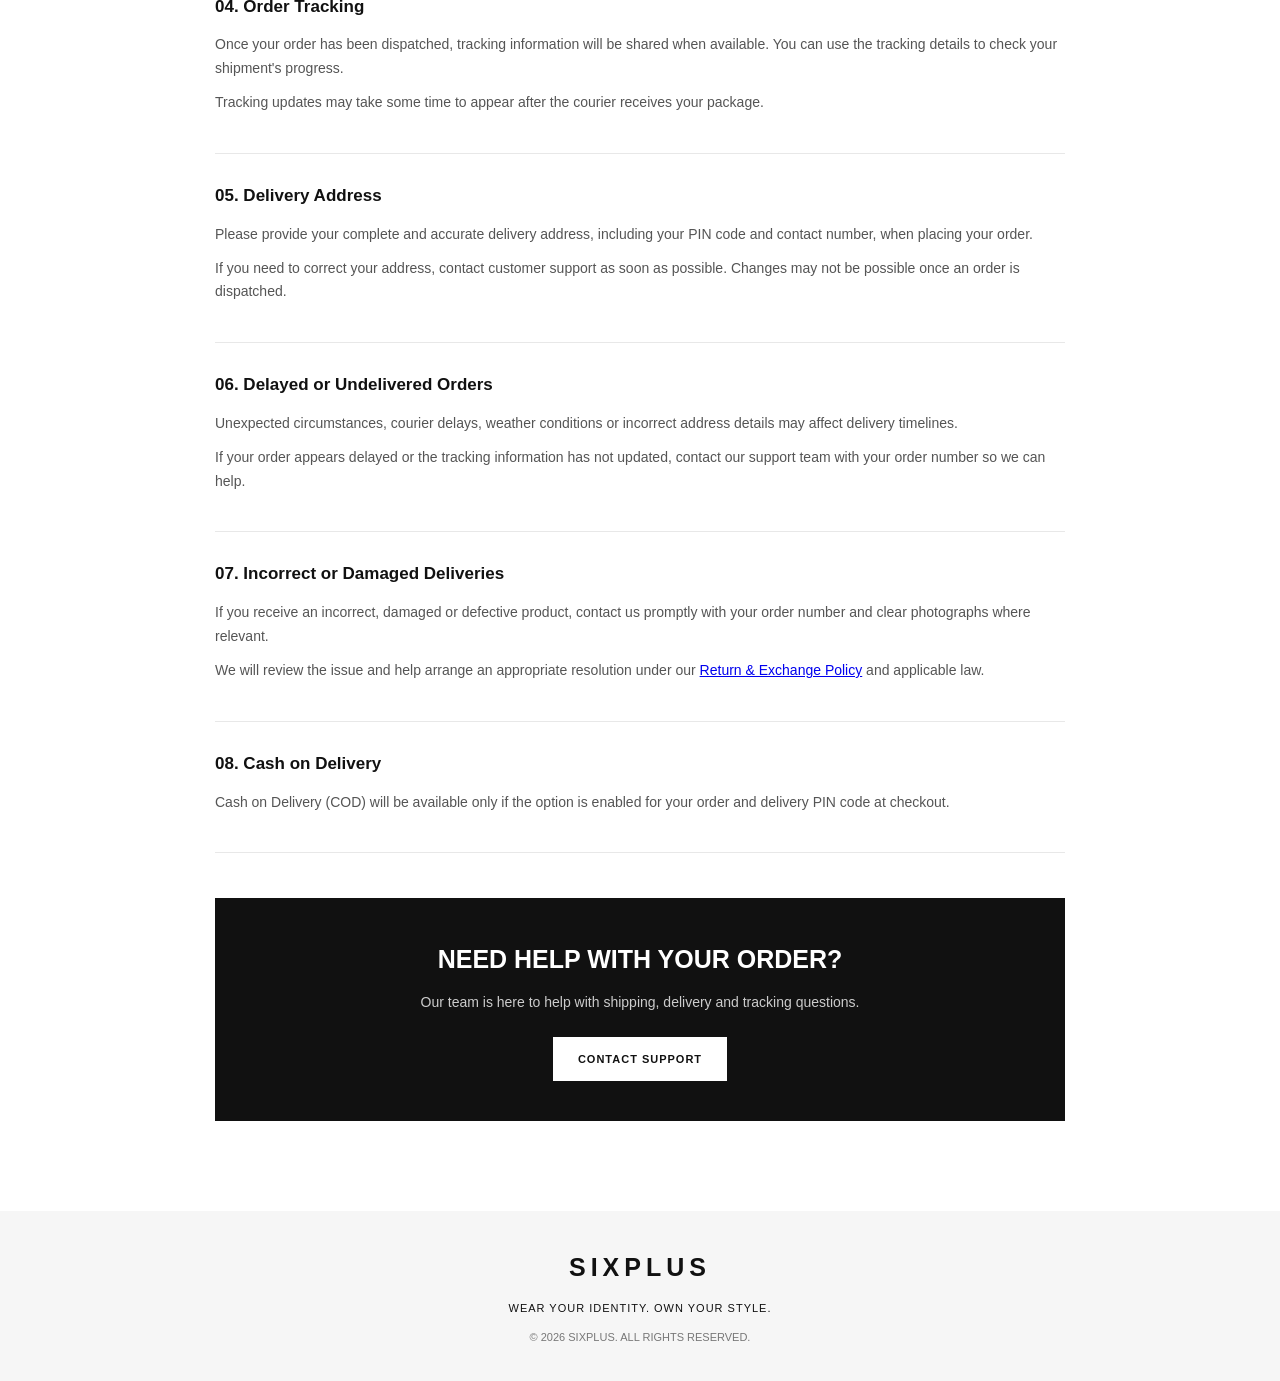
<file: shipping-delivery.html>
<!DOCTYPE html>
<html lang="en">
<head>
<meta charset="UTF-8">
<meta name="viewport" content="width=device-width, initial-scale=1.0">

<title>Shipping & Delivery | SIXPLUS</title>

<style>
* {
    margin: 0;
    padding: 0;
    box-sizing: border-box;
}

:root {
    --black: #111;
    --white: #fff;
    --grey: #777;
    --light: #f6f6f6;
    --border: #e8e8e8;
}

body {
    font-family: Arial, Helvetica, sans-serif;
    color: var(--black);
    background: var(--white);
    line-height: 1.7;
}

/* HEADER */

header {
    min-height: 75px;
    padding: 18px 7%;
    display: flex;
    align-items: center;
    justify-content: space-between;
    border-bottom: 1px solid var(--border);
}

.logo {
    color: var(--black);
    text-decoration: none;
    font-size: 28px;
    font-weight: 900;
    letter-spacing: 4px;
}

nav {
    display: flex;
    gap: 25px;
}

nav a {
    color: var(--black);
    text-decoration: none;
    font-size: 11px;
    font-weight: 700;
    letter-spacing: 1px;
    text-transform: uppercase;
}

nav a:hover {
    opacity: .55;
}

/* HERO */

.hero {
    background: var(--black);
    color: var(--white);
    text-align: center;
    padding: 90px 20px;
}

.hero .eyebrow {
    font-size: 11px;
    letter-spacing: 4px;
    color: #aaa;
    margin-bottom: 20px;
}

.hero h1 {
    font-size: clamp(36px, 6vw, 65px);
    line-height: 1.1;
    font-weight: 900;
    letter-spacing: -2px;
    text-transform: uppercase;
}

.hero p {
    max-width: 540px;
    margin: 22px auto 0;
    color: #ccc;
    font-size: 14px;
}

/* MAIN */

.container {
    max-width: 900px;
    margin: auto;
    padding: 65px 25px 90px;
}

.intro {
    text-align: center;
    margin-bottom: 45px;
}

.intro h2 {
    font-size: 27px;
    margin-bottom: 10px;
}

.intro p {
    color: var(--grey);
    font-size: 14px;
}

/* DELIVERY INFO */

.info-grid {
    display: grid;
    grid-template-columns: repeat(3, 1fr);
    gap: 15px;
    margin-bottom: 50px;
}

.info-card {
    background: var(--light);
    padding: 25px 18px;
    text-align: center;
}

.info-card .number {
    font-size: 25px;
    font-weight: 900;
}

.info-card h3 {
    font-size: 13px;
    margin: 8px 0;
}

.info-card p {
    color: var(--grey);
    font-size: 12px;
}

/* POLICY */

.policy {
    padding: 28px 0;
    border-bottom: 1px solid var(--border);
}

.policy h2 {
    font-size: 17px;
    margin-bottom: 12px;
}

.policy p {
    font-size: 14px;
    color: #555;
    margin-bottom: 10px;
}

.policy ul {
    padding-left: 22px;
    color: #555;
    font-size: 14px;
}

.policy li {
    padding: 4px 0;
}

/* SUPPORT */

.support {
    background: var(--black);
    color: var(--white);
    text-align: center;
    padding: 40px 25px;
    margin-top: 45px;
}

.support h2 {
    font-size: 25px;
    margin-bottom: 10px;
}

.support p {
    color: #ccc;
    font-size: 14px;
}

.support a {
    display: inline-block;
    margin-top: 22px;
    padding: 13px 25px;
    background: var(--white);
    color: var(--black);
    text-decoration: none;
    font-size: 11px;
    font-weight: 800;
    letter-spacing: 1px;
}

.support a:hover {
    background: #ddd;
}

/* FOOTER */

footer {
    background: #f6f6f6;
    text-align: center;
    padding: 35px 20px;
}

.footer-logo {
    font-size: 25px;
    font-weight: 900;
    letter-spacing: 5px;
}

footer p {
    font-size: 11px;
    color: var(--grey);
    margin-top: 10px;
}

footer .tagline {
    color: var(--black);
    letter-spacing: 1px;
}

/* MOBILE */

@media (max-width: 600px) {
    header {
        flex-direction: column;
        gap: 15px;
        padding: 20px;
    }

    nav {
        justify-content: center;
        flex-wrap: wrap;
        gap: 15px;
    }

    nav a {
        font-size: 10px;
    }

    .hero {
        padding: 65px 20px;
    }

    .container {
        padding: 45px 20px 60px;
    }

    .info-grid {
        grid-template-columns: 1fr;
    }
}
</style>
</head>

<body>

<!-- HEADER -->

<header>
    <a href="index.html" class="logo">SIXPLUS</a>

    <nav>
        <a href="index.html">Home</a>
        <a href="index.html#shop">Shop</a>
        <a href="return-exchange.html">Returns</a>
    </nav>
</header>

<!-- HERO -->

<section class="hero">
    <p class="eyebrow">SIXPLUS CUSTOMER CARE</p>

    <h1>Shipping &<br>Delivery</h1>

    <p>
        From our collection to your doorstep.
        Here's everything you need to know about
        getting your SIXPLUS order delivered.
    </p>
</section>

<!-- CONTENT -->

<main class="container">

    <section class="intro">
        <h2>DELIVERY INFORMATION</h2>

        <p>
            We aim to make every SIXPLUS order a smooth
            and reliable shopping experience.
        </p>
    </section>

    <!-- IMPORTANT: Confirm these estimates before publishing -->

    <section class="info-grid">

        <div class="info-card">
            <div class="number">1–2</div>
            <h3>PROCESSING DAYS</h3>
            <p>Suggested order preparation estimate.</p>
        </div>

        <div class="info-card">
            <div class="number">4–8</div>
            <h3>DELIVERY DAYS</h3>
            <p>Suggested estimate after dispatch.</p>
        </div>

        <div class="info-card">
            <div class="number">₹—</div>
            <h3>SHIPPING CHARGES</h3>
            <p>Shown at checkout once your rates are configured.</p>
        </div>

    </section>

    <section class="policy">
        <h2>01. Order Processing</h2>

        <p>
            Once your order is placed, we begin processing it.
            Orders are generally prepared within 1–2 business
            days, subject to product availability and payment
            confirmation.
        </p>

        <p>
            Orders placed on Sundays or public holidays may
            take additional time to process.
        </p>
    </section>

    <section class="policy">
        <h2>02. Estimated Delivery Time</h2>

        <p>
            Delivery times depend on your delivery address,
            courier service, weather and other logistical
            conditions.
        </p>

        <ul>
            <li>Order processing: approximately 1–2 business days.</li>
            <li>Transit after dispatch: approximately 4–8 business days.</li>
            <li>Remote locations may require additional time.</li>
        </ul>

        <p>
            These are preliminary estimates, not guaranteed
            delivery dates. The actual estimate should be
            confirmed when your order is placed.
        </p>
    </section>

    <section class="policy">
        <h2>03. Shipping Charges</h2>

        <p>
            Applicable shipping charges will be displayed
            during checkout before you complete your order.
        </p>

        <p>
            Any free-shipping offers will be subject to their
            stated terms and conditions.
        </p>
    </section>

    <section class="policy">
        <h2>04. Order Tracking</h2>

        <p>
            Once your order has been dispatched, tracking
            information will be shared when available.
            You can use the tracking details to check
            your shipment's progress.
        </p>

        <p>
            Tracking updates may take some time to appear
            after the courier receives your package.
        </p>
    </section>

    <section class="policy">
        <h2>05. Delivery Address</h2>

        <p>
            Please provide your complete and accurate
            delivery address, including your PIN code
            and contact number, when placing your order.
        </p>

        <p>
            If you need to correct your address, contact
            customer support as soon as possible. Changes
            may not be possible once an order is dispatched.
        </p>
    </section>

    <section class="policy">
        <h2>06. Delayed or Undelivered Orders</h2>

        <p>
            Unexpected circumstances, courier delays,
            weather conditions or incorrect address details
            may affect delivery timelines.
        </p>

        <p>
            If your order appears delayed or the tracking
            information has not updated, contact our support
            team with your order number so we can help.
        </p>
    </section>

    <section class="policy">
        <h2>07. Incorrect or Damaged Deliveries</h2>

        <p>
            If you receive an incorrect, damaged or defective
            product, contact us promptly with your order
            number and clear photographs where relevant.
        </p>

        <p>
            We will review the issue and help arrange an
            appropriate resolution under our
            <a href="return-exchange.html">Return & Exchange Policy</a>
            and applicable law.
        </p>
    </section>

    <section class="policy">
        <h2>08. Cash on Delivery</h2>

        <p>
            Cash on Delivery (COD) will be available only
            if the option is enabled for your order and
            delivery PIN code at checkout.
        </p>
    </section>

    <!-- SUPPORT -->

    <section class="support">
        <h2>NEED HELP WITH YOUR ORDER?</h2>

        <p>
            Our team is here to help with shipping,
            delivery and tracking questions.
        </p>

        <!-- Replace with your real customer support email -->

        <a href="mailto:YOUR-EMAIL@example.com">
            CONTACT SUPPORT
        </a>
    </section>

</main>

<!-- FOOTER -->

<footer>
    <div class="footer-logo">SIXPLUS</div>

    <p class="tagline">
        WEAR YOUR IDENTITY. OWN YOUR STYLE.
    </p>

    <p>© 2026 SIXPLUS. ALL RIGHTS RESERVED.</p>
</footer>

</body>
</html>
</file>
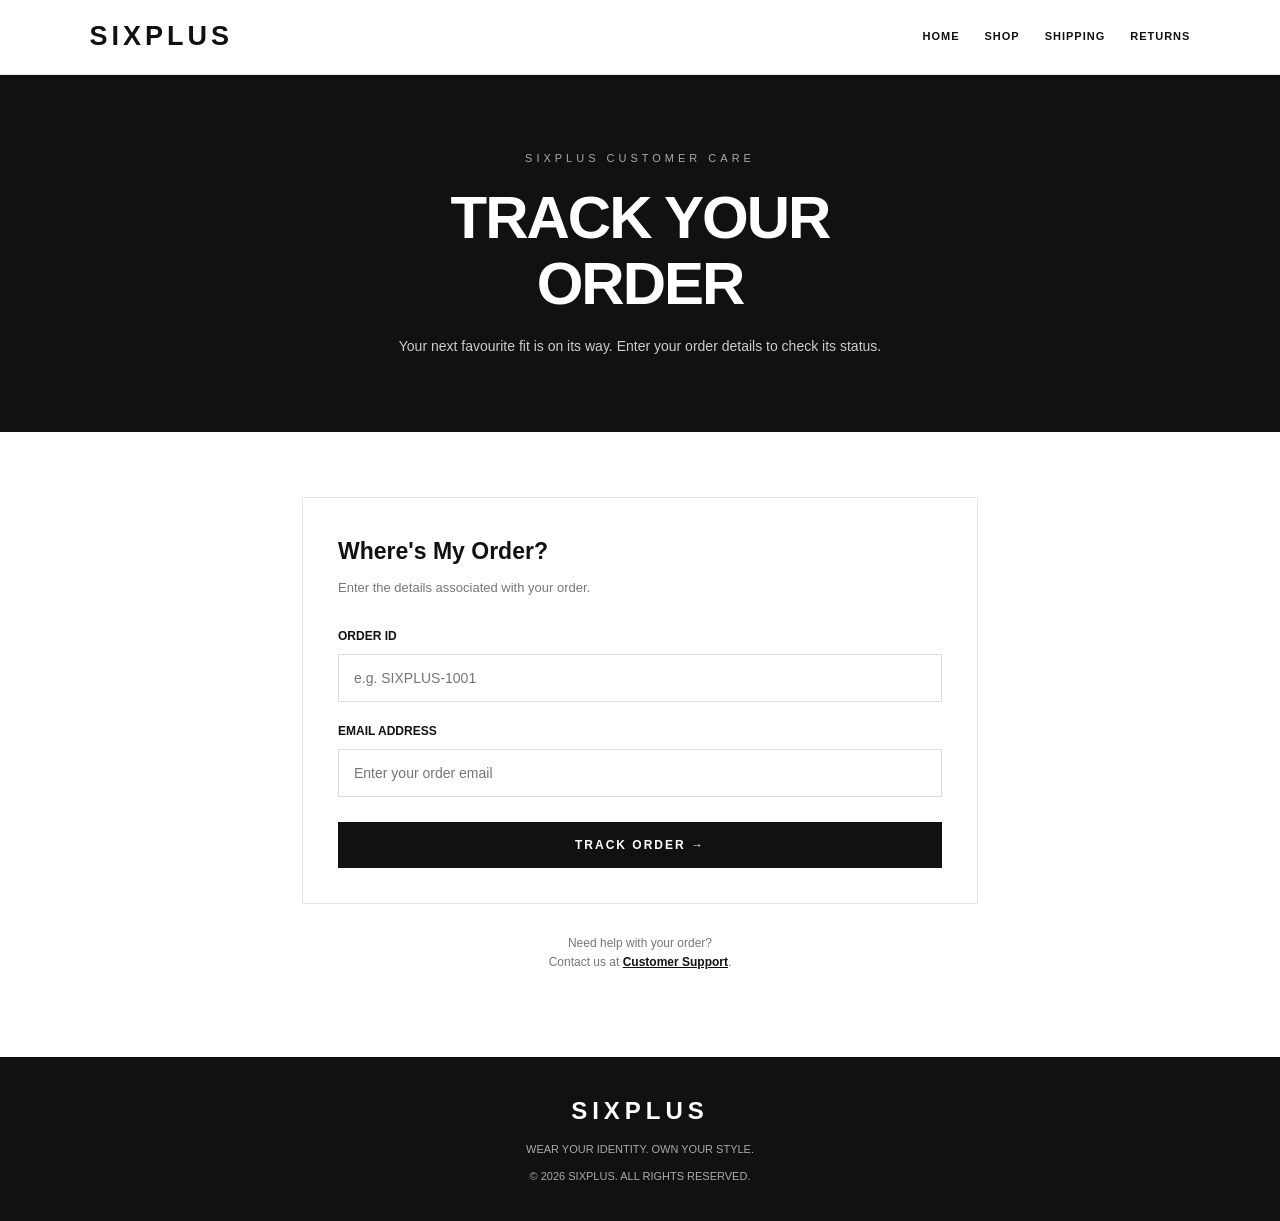
<file: track-order.html>
<!DOCTYPE html>
<html lang="en">
<head>
<meta charset="UTF-8">
<meta name="viewport" content="width=device-width, initial-scale=1.0">

<title>Track Your Order | SIXPLUS</title>

<style>
* {
    margin: 0;
    padding: 0;
    box-sizing: border-box;
}

body {
    font-family: Arial, Helvetica, sans-serif;
    color: #111;
    background: #fff;
    line-height: 1.6;
}

header {
    height: 75px;
    padding: 0 7%;
    display: flex;
    align-items: center;
    justify-content: space-between;
    border-bottom: 1px solid #e8e8e8;
}

.logo {
    color: #111;
    text-decoration: none;
    font-size: 27px;
    font-weight: 900;
    letter-spacing: 4px;
}

nav {
    display: flex;
    gap: 25px;
}

nav a {
    text-decoration: none;
    color: #111;
    font-size: 11px;
    font-weight: 700;
    letter-spacing: 1px;
    text-transform: uppercase;
}

.hero {
    background: #111;
    color: white;
    padding: 75px 20px;
    text-align: center;
}

.eyebrow {
    font-size: 11px;
    letter-spacing: 4px;
    color: #aaa;
    margin-bottom: 17px;
}

.hero h1 {
    font-size: clamp(38px, 6vw, 60px);
    font-weight: 900;
    letter-spacing: -2px;
    line-height: 1.1;
}

.hero p {
    margin: 18px auto 0;
    max-width: 500px;
    color: #ccc;
    font-size: 14px;
}

.container {
    max-width: 720px;
    margin: auto;
    padding: 65px 22px 85px;
}

.form-box {
    border: 1px solid #e5e5e5;
    padding: 35px;
}

.form-box h2 {
    font-size: 23px;
    margin-bottom: 8px;
}

.subtitle {
    color: #777;
    font-size: 13px;
    margin-bottom: 28px;
}

label {
    display: block;
    font-size: 12px;
    font-weight: 700;
    margin: 20px 0 8px;
}

input {
    width: 100%;
    padding: 15px;
    border: 1px solid #ddd;
    outline: none;
    font-size: 14px;
    background: #fff;
}

input:focus {
    border-color: #111;
}

button {
    width: 100%;
    padding: 16px;
    margin-top: 25px;
    background: #111;
    color: white;
    border: none;
    font-size: 12px;
    font-weight: 800;
    letter-spacing: 2px;
    cursor: pointer;
}

button:hover {
    background: #333;
}

#result {
    display: none;
    margin-top: 25px;
    padding: 20px;
    background: #f6f6f6;
}

#result h3 {
    font-size: 17px;
    margin-bottom: 8px;
}

#result p {
    font-size: 13px;
    color: #555;
    margin-top: 5px;
}

.notice {
    text-align: center;
    margin-top: 30px;
    font-size: 12px;
    color: #777;
}

.notice a {
    color: #111;
    font-weight: bold;
}

footer {
    background: #111;
    color: white;
    padding: 35px 20px;
    text-align: center;
}

.footer-logo {
    font-size: 24px;
    font-weight: 900;
    letter-spacing: 5px;
}

footer p {
    margin-top: 10px;
    color: #aaa;
    font-size: 11px;
}

.order-status {
    display: inline-block;
    margin-left: 5px;
    padding: 5px 10px;
    background: #e8f5d0;
    color: #171717;
    font-size: 12px;
    font-weight: 700;
    border-radius: 3px;
}

.tracking-note {
    margin-top: 15px !important;
    padding-top: 12px;
    border-top: 1px solid #ddd;
    font-size: 11px !important;
}



button:disabled {
    opacity: 0.65;
    cursor: wait;
}

/* SIXPLUS PROFESSIONAL ORDER TIMELINE */

.tracking-card {
    margin-top: 22px;
    padding: 24px;
    background: #fff;
    border: 1px solid #e5e5e5;
}

.tracking-heading {
    font-size: 20px;
    font-weight: 900;
    margin-bottom: 6px;
}

.tracking-description {
    font-size: 12px;
    color: #777;
    margin-bottom: 24px;
}

.tracking-timeline {
    margin-top: 25px;
    position: relative;
}

.tracking-step {
    display: flex;
    gap: 16px;
    position: relative;
    min-height: 82px;
}

.tracking-step:not(:last-child)::before {
    content: "";
    position: absolute;
    left: 15px;
    top: 33px;
    height: calc(100% - 30px);
    width: 2px;
    background: #dedede;
}

.tracking-step.completed:not(:last-child)::before {
    background: #111;
}

.step-icon {
    width: 32px;
    height: 32px;
    min-width: 32px;
    display: flex;
    align-items: center;
    justify-content: center;
    border: 2px solid #ddd;
    border-radius: 50%;
    background: white;
    color: #777;
    font-size: 13px;
    font-weight: 800;
    z-index: 1;
}

.tracking-step.completed .step-icon {
    background: #111;
    border-color: #111;
    color: white;
}

.tracking-step.current .step-icon {
    border: 2px solid #111;
    color: #111;
    box-shadow: 0 0 0 4px #eee;
}

.step-content {
    padding: 3px 0 22px;
}

.step-title {
    font-size: 13px;
    font-weight: 800;
}

.step-description {
    font-size: 11px;
    color: #777;
    margin-top: 4px;
}

.tracking-step.pending .step-title {
    color: #999;
}

.order-details {
    margin-top: 25px;
    padding-top: 20px;
    border-top: 1px solid #e5e5e5;
}

.order-details p {
    margin: 10px 0;
    overflow-wrap: anywhere;
}

.status-cancelled {
    background: #ffe5e5;
    color: #a00000;
}

.tracking-error {
    border: 1px solid #eee;
    background: #fafafa;
    padding: 20px;
}

@media(max-width:600px) {
    .tracking-card {
        padding: 18px;
    }

    .tracking-heading {
        font-size: 18px;
    }

    .tracking-step {
        min-height: 78px;
    }
}

@media(max-width:600px) {
    header {
        height: auto;
        padding: 20px;
        flex-direction: column;
        gap: 15px;
    }

    nav {
        gap: 15px;
        flex-wrap: wrap;
        justify-content: center;
    }

    nav a {
        font-size: 10px;
    }

    .hero {
        padding: 60px 18px;
    }

    .container {
        padding: 40px 18px 60px;
    }

    .form-box {
        padding: 23px;
    }
}
</style>
</head>

<body>

<header>
    <a href="index.html" class="logo">SIXPLUS</a>

    <nav>
        <a href="index.html">Home</a>
        <a href="index.html#shop">Shop</a>
        <a href="shipping-delivery.html">Shipping</a>
        <a href="return-exchange.html">Returns</a>
    </nav>
</header>

<section class="hero">
    <div class="eyebrow">SIXPLUS CUSTOMER CARE</div>
    <h1>TRACK YOUR<br>ORDER</h1>
    <p>
        Your next favourite fit is on its way.
        Enter your order details to check its status.
    </p>
</section>

<main class="container">

    <section class="form-box">
        <h2>Where's My Order?</h2>

        <p class="subtitle">
            Enter the details associated with your order.
        </p>

        <form id="trackForm">

            <label for="orderId">ORDER ID</label>

            <input
                type="text"
                id="orderId"
                placeholder="e.g. SIXPLUS-1001"
                required
            >

            <label for="email">EMAIL ADDRESS</label>

            <input
                type="email"
                id="email"
                placeholder="Enter your order email"
                required
            >

            <button type="submit">TRACK ORDER →</button>

        </form>

        <div id="result" role="status" aria-live="polite"></div>
    </section>

    <div class="notice">
        Need help with your order?
        <br>
        Contact us at
        <a href="mailto:YOUR-EMAIL@example.com">Customer Support</a>.
    </div>

</main>

<footer>
    <div class="footer-logo">SIXPLUS</div>
    <p>WEAR YOUR IDENTITY. OWN YOUR STYLE.</p>
    <p>© 2026 SIXPLUS. ALL RIGHTS RESERVED.</p>
</footer>

<script>
"use strict";

// SIXPLUS Google Apps Script Web App URL
const TRACKING_API =
  "https://script.google.com/macros/s/AKfycbzy-4MZsMmLk1_hMsXapUigEdAIKCXfGTOwUAXhVrbFdsWXD5XLx8LBJzQWChgvRVa9BQ/exec";
  

const form = document.getElementById("trackForm");
const result = document.getElementById("result");
const submitButton = form.querySelector('button[type="submit"]');

form.addEventListener("submit", async function (e) {
  e.preventDefault();

  const orderId = document.getElementById("orderId").value.trim();
  const email = document.getElementById("email").value.trim();

  if (!orderId || !email) {
    showMessage(
      "Missing Details",
      "Please enter your Order ID and email address."
    );
    return;
  }

  result.style.display = "block";
  result.innerHTML = `
    <h3>Checking Your Order...</h3>
    <p>Please wait while we retrieve your order details.</p>
  `;

  submitButton.disabled = true;
  submitButton.textContent = "CHECKING ORDER...";

  try {
    const url = new URL(TRACKING_API);

    url.searchParams.set("orderId", orderId);
    url.searchParams.set("email", email);

    const response = await fetch(url.toString(), {
      method: "GET",
      redirect: "follow"
    });

    if (!response.ok) {
      throw new Error("Unable to connect to the tracking service.");
    }

    const data = await response.json();

    if (!data.success || !data.order) {
      showMessage(
        "Order Not Found",
        data.message ||
          "We couldn't find an order matching those details. Please check your Order ID and email."
      );
      return;
    }

    displayOrder(data.order);

  } catch (error) {
    console.error("SIXPLUS tracking error:", error);

    showMessage(
      "Tracking Temporarily Unavailable",
      "We couldn't retrieve your order right now. Please try again in a moment."
    );
  } finally {
    submitButton.disabled = false;
    submitButton.textContent = "TRACK ORDER →";
  }
});

function displayOrder(order) {
    const rawStatus = String(order.status || "New").trim();
    const normalizedStatus = rawStatus.toLowerCase();

    const statusAliases = {
        "new": "order received",
        "received": "order received",
        "order received": "order received",
        "confirmed": "confirmed",
        "order confirmed": "confirmed",
        "processing": "packed",
        "packed": "packed",
        "shipped": "shipped",
        "in transit": "shipped",
        "out for delivery": "out for delivery",
        "delivered": "delivered",
        "cancelled": "cancelled",
        "canceled": "cancelled"
    };

    const currentStatus =
        statusAliases[normalizedStatus] || normalizedStatus;

    const steps = [
        {
            id: "order received",
            title: "Order Received",
            description: "Your order has been received by SIXPLUS."
        },
        {
            id: "confirmed",
            title: "Confirmed",
            description: "Your order has been confirmed."
        },
        {
            id: "packed",
            title: "Packed",
            description: "Your items are being prepared for dispatch."
        },
        {
            id: "shipped",
            title: "Shipped",
            description: "Your order has been dispatched."
        },
        {
            id: "out for delivery",
            title: "Out for Delivery",
            description: "Your order is out for delivery."
        },
        {
            id: "delivered",
            title: "Delivered",
            description: "Your order has been delivered."
        }
    ];

    const isCancelled = currentStatus === "cancelled";

    let currentIndex = steps.findIndex(
        step => step.id === currentStatus
    );

    // Unknown statuses must not be shown as delivered.
    if (currentIndex === -1 && !isCancelled) {
        currentIndex = 0;
    }

    const timelineHTML = isCancelled
        ? `
            <div class="tracking-card">
                <h3 class="tracking-heading">Order Cancelled</h3>
                <p class="tracking-description">
                    This order is marked as cancelled in our system.
                </p>
                <span class="order-status status-cancelled">
                    Cancelled
                </span>
            </div>
        `
        : `
            <div class="tracking-card">
                <h3 class="tracking-heading">Order Progress</h3>
                <p class="tracking-description">
                    Current status:
                    <strong>${escapeHTML(getStatusLabel(currentStatus))}</strong>
                </p>

                <div class="tracking-timeline">
                    ${steps.map((step, index) => {
                        let state = "pending";
                        let icon = "";

                        if (index < currentIndex) {
                            state = "completed";
                            icon = "✓";
                        } else if (index === currentIndex) {
                            state = "current";
                            icon = "•";
                        }

                        if (index === currentIndex && currentIndex === 5) {
                            state = "completed";
                            icon = "✓";
                        }

                        return `
                            <div class="tracking-step ${state}">
                                <div class="step-icon">${icon}</div>
                                <div class="step-content">
                                    <div class="step-title">
                                        ${step.title}
                                    </div>
                                    <div class="step-description">
                                        ${step.description}
                                    </div>
                                </div>
                            </div>
                        `;
                    }).join("")}
                </div>
            </div>
        `;

    result.style.display = "block";

    result.innerHTML = `
        <h3>Order Found ✓</h3>

        ${timelineHTML}

        <div class="order-details">
            <h3>Order Details</h3>

            <p>
                <strong>Order ID:</strong>
                ${escapeHTML(order.orderId || "Not available")}
            </p>

            <p>
                <strong>Order Date:</strong>
                ${escapeHTML(formatOrderDate(order.date))}
            </p>

            <p>
                <strong>Order Status:</strong>
                <span class="order-status ${isCancelled ? "status-cancelled" : ""}">
                    ${escapeHTML(isCancelled ? "Cancelled" : getStatusLabel(currentStatus))}
                </span>
            </p>

            <p>
                <strong>Payment Method:</strong>
                ${escapeHTML(order.paymentMethod || "Not available")}
            </p>

            <p>
                <strong>Total Amount:</strong>
                ${escapeHTML(formatAmount(order.total))}
            </p>

            <p class="tracking-note">
                Tracking reflects the latest status recorded in the SIXPLUS order system.
            </p>
        </div>
    `;
}

function getStatusLabel(status) {
    const labels = {
        "order received": "Order Received",
        "confirmed": "Confirmed",
        "packed": "Packed",
        "shipped": "Shipped",
        "out for delivery": "Out for Delivery",
        "delivered": "Delivered",
        "cancelled": "Cancelled"
    };

    return labels[status] || status;
}

function formatOrderDate(value) {
    if (!value) return "Not available";

    const date = new Date(value);

    if (Number.isNaN(date.getTime())) {
        return String(value);
    }

    return date.toLocaleString("en-IN", {
        day: "2-digit",
        month: "2-digit",
        year: "numeric",
        hour: "2-digit",
        minute: "2-digit",
        second: "2-digit"
    });
}

function showMessage(title, message) {
  result.style.display = "block";

  result.innerHTML = `
    <h3>${escapeHTML(title)}</h3>
    <p>${escapeHTML(message)}</p>
  `;
}

function formatAmount(value) {
  if (value === null || value === undefined || value === "") {
    return "Not available";
  }

  const amount = Number(value);

  if (!Number.isFinite(amount)) {
    return String(value);
  }

  return new Intl.NumberFormat("en-IN", {
    style: "currency",
    currency: "INR",
    maximumFractionDigits: 2
  }).format(amount);
}

function escapeHTML(value) {
  return String(value).replace(/[&<>"']/g, function (char) {
    return {
      "&": "&amp;",
      "<": "&lt;",
      ">": "&gt;",
      '"': "&quot;",
      "'": "&#039;"
    }[char];
  });
}
</script>

</body>
</html>
</file>
<file: style.css>
/* =========================================================
   TALLR — Storefront styles
   ========================================================= */

:root {
  --ink: #171717;
  --muted: #777;
  --line: #e8e6e2;
  --paper: #f8f7f4;
  --accent: #c7f36b;
  --white: #fff;
  --content-width: 1440px;
}

* {
  box-sizing: border-box;
}

html {
  scroll-behavior: smooth;
  scroll-padding-top: 90px;
}

body {
  margin: 0;
  color: var(--ink);
  background: var(--white);
  font-family: Arial, Helvetica, sans-serif;
}

button,
input {
  font: inherit;
}

button,
a {
  -webkit-tap-highlight-color: transparent;
}

button {
  cursor: pointer;
}

a {
  color: inherit;
  text-decoration: none;
}

img {
  max-width: 100%;
}

.sr-only {
  position: absolute;
  width: 1px;
  height: 1px;
  padding: 0;
  margin: -1px;
  overflow: hidden;
  clip: rect(0, 0, 0, 0);
  white-space: nowrap;
  border: 0;
}

/* Announcement and header */

.announcement {
  padding: 10px 14px;
  color: var(--white);
  background: var(--ink);
  text-align: center;
  font-size: 10px;
  letter-spacing: 1.5px;
  text-transform: uppercase;
}

.announcement span {
  padding: 0 5px;
  color: var(--accent);
}

.site-header {
  position: sticky;
  top: 0;
  z-index: 20;
  display: flex;
  align-items: center;
  justify-content: space-between;
  height: 76px;
  padding: 0 5.5%;
  border-bottom: 1px solid var(--line);
  background: var(--white);
}

.brand {
  font-size: 28px;
  font-weight: 900;
  letter-spacing: -1.8px;
}

.brand span {
  font-weight: 300;
}

.nav,
.actions {
  display: flex;
  align-items: center;
}

.nav {
  gap: 28px;
  font-size: 12px;
  letter-spacing: 1px;
  text-transform: uppercase;
}

.nav a {
  transition: opacity 0.2s ease;
}

.nav a:hover {
  opacity: 0.55;
}

.actions {
  gap: 18px;
}

.icon-btn {
  position: relative;
  padding: 5px;
  border: 0;
  background: transparent;
  font-size: 19px;
}

.cart-count {
  position: absolute;
  top: -2px;
  right: -5px;
  display: grid;
  width: 16px;
  height: 16px;
  place-items: center;
  border-radius: 50%;
  background: var(--accent);
  font-size: 10px;
  font-weight: 700;
}

/* Buttons and small labels */

.eyebrow {
  margin: 0 0 22px;
  font-size: 10px;
  font-weight: 700;
  letter-spacing: 2px;
  text-transform: uppercase;
}

.btn {
  display: inline-flex;
  align-items: center;
  justify-content: center;
  gap: 15px;
  padding: 16px 22px;
  border: 1px solid var(--ink);
  color: var(--white);
  background: var(--ink);
  font-size: 10px;
  font-weight: 700;
  letter-spacing: 1.3px;
  text-transform: uppercase;
  transition: color 0.2s ease, background 0.2s ease;
}

.btn:hover {
  color: var(--ink);
  background: transparent;
}

.btn-light {
  border-color: var(--white);
  color: var(--ink);
  background: var(--white);
}

.btn-light:hover {
  color: var(--white);
  background: transparent;
}

.text-link {
  padding: 0 0 5px;
  border: 0;
  border-bottom: 1px solid currentColor;
  background: transparent;
  font-size: 10px;
  letter-spacing: 1px;
  text-transform: uppercase;
}

/* Hero */

.hero {
  display: grid;
  grid-template-columns: 1fr 1fr;
  min-height: 590px;
  background: #efeee9;
}

.hero-copy {
  display: flex;
  flex-direction: column;
  align-items: flex-start;
  justify-content: center;
  padding: 8% 8% 7% 12%;
}

.hero h1 {
  max-width: 520px;
  margin: 0 0 24px;
  font-size: clamp(42px, 5.5vw, 78px);
  font-weight: 900;
  line-height: 0.94;
  letter-spacing: -4px;
}

.hero-description {
  max-width: 360px;
  margin: 0 0 30px;
  color: #565656;
  font-size: 14px;
  line-height: 1.8;
}
/* background img*/
.hero-image {
  position: relative;
  min-height: 500px;
  /* background: #d5d1c8 url("./") center 34% / cover no-repeat; */
  background: #efeee9;
}

.hero-tag {
  position: absolute;
  right: 22px;
  bottom: 22px;
  padding: 13px 16px;
  background: var(--white);
  font-size: 10px;
  letter-spacing: 1px;
  text-transform: uppercase;
}

/* Benefits strip */

.benefits {
  display: grid;
  grid-template-columns: repeat(4, 1fr);
  gap: 20px;
  padding: 23px 5.5%;
  border-bottom: 1px solid var(--line);
}

.benefit {
  display: flex;
  align-items: center;
  gap: 10px;
  font-size: 10px;
  letter-spacing: 1px;
  text-transform: uppercase;
}

.benefit b {
  font-size: 18px;
}

/* Product collection */

.section {
  padding: 76px 5.5%;
}

.section-head {
  display: flex;
  align-items: flex-end;
  justify-content: space-between;
  gap: 20px;
  margin-bottom: 30px;
}

.section-head .eyebrow {
  margin-bottom: 12px;
}

.section-head h2 {
  margin: 0;
  font-size: clamp(30px, 4vw, 48px);
  letter-spacing: -2px;
}

.section-subtitle {
  margin: 8px 0 0;
  color: var(--muted);
  font-size: 12px;
}

.filters {
  display: flex;
  flex-wrap: wrap;
  gap: 8px;
  margin-bottom: 22px;
}

.filter {
  padding: 9px 14px;
  border: 1px solid var(--line);
  background: var(--white);
  font-size: 10px;
  letter-spacing: 1px;
  text-transform: uppercase;
}

.filter:hover,
.filter.active {
  border-color: var(--ink);
  color: var(--white);
  background: var(--ink);
}

.grid {
  display: grid;
  grid-template-columns: repeat(4, minmax(0, 1fr));
  gap: 25px 15px;
}

.product-card {
  min-width: 0;
}

.product-image {
  position: relative;
  overflow: hidden;
  aspect-ratio: 3 / 4;
  background: #f0efeb;
}

.product-image img {
  display: block;
  width: 100%;
  height: 100%;
  object-fit: cover;
  transition: transform 0.5s ease;
}

.product-card:hover .product-image img {
  transform: scale(1.04);
}

.badge {
  position: absolute;
  top: 12px;
  left: 12px;
  padding: 7px 9px;
  background: var(--white);
  font-size: 9px;
  letter-spacing: 1px;
  text-transform: uppercase;
}

.quick-add {
  position: absolute;
  right: 10px;
  bottom: 10px;
  left: 10px;
  width: calc(100% - 20px);
  padding: 13px 8px;
  border: 0;
  background: var(--white);
  font-size: 10px;
  letter-spacing: 1px;
  text-transform: uppercase;
  opacity: 0;
  transform: translateY(8px);
  transition: opacity 0.2s ease, transform 0.2s ease;
}

.product-card:hover .quick-add,
.quick-add:focus-visible {
  opacity: 1;
  transform: translateY(0);
}

.product-info {
  padding: 14px 1px;
}

.product-title {
  margin-bottom: 8px;
  font-size: 12px;
  font-weight: 700;
}

.price {
  font-size: 12px;
}

.old-price {
  margin-left: 7px;
  color: #999;
  text-decoration: line-through;
}

.product-sub {
  margin-top: 7px;
  color: var(--muted);
  font-size: 10px;
}

.empty-results {
  grid-column: 1 / -1;
  padding: 35px 0;
  color: var(--muted);
}

/* Promo banner */

.promo {
  display: grid;
  grid-template-columns: 1fr 1fr;
  min-height: 430px;
  color: var(--white);
  background: #181818;
}
/* background img*/
.promo-image {
  min-height: 350px;
  background: url("") center 30% / cover no-repeat;
}

.promo-copy {
  display: flex;
  flex-direction: column;
  align-items: flex-start;
  justify-content: center;
  padding: 10%;
}

.promo-copy h2 {
  margin: 0 0 18px;
  font-size: clamp(34px, 4vw, 55px);
  line-height: 0.98;
  letter-spacing: -2px;
}

.promo-copy p:not(.eyebrow) {
  max-width: 380px;
  margin: 0 0 24px;
  color: #c6c6c6;
  font-size: 13px;
  line-height: 1.8;
}

/* Brand story */

.story {
  display: grid;
  grid-template-columns: 1fr 1fr;
  align-items: center;
  gap: 8%;
}

.story-visual {
  position: relative;
  display: flex;
  align-items: center;
  justify-content: center;
  min-height: 420px;
  padding: 30px;
  background: #eceae4;
}

.story-visual img {
  width: 100%;
  height: 360px;
  object-fit: cover;
}

.story-stamp {
  position: absolute;
  bottom: 20px;
  left: 20px;
  padding: 12px;
  background: var(--accent);
  font-size: 10px;
  font-weight: 700;
  letter-spacing: 1px;
  text-transform: uppercase;
}

.story-copy h2 {
  margin: 0 0 20px;
  font-size: clamp(32px, 4vw, 52px);
  line-height: 1;
  letter-spacing: -2px;
}

.story-copy > p:not(.eyebrow) {
  max-width: 470px;
  color: #666;
  font-size: 13px;
  line-height: 1.9;
}

.story-points {
  display: grid;
  grid-template-columns: 1fr 1fr;
  gap: 18px;
  margin: 28px 0;
}

.point strong {
  display: block;
  margin-bottom: 7px;
  font-size: 11px;
  text-transform: uppercase;
}

.point span {
  color: var(--muted);
  font-size: 11px;
  line-height: 1.6;
}

/* Quote and newsletter */

.quote {
  padding: 68px 12%;
  background: var(--paper);
  text-align: center;
}

.stars {
  font-size: 14px;
  letter-spacing: 5px;
}

.quote blockquote {
  max-width: 800px;
  margin: 22px auto;
  font-size: clamp(22px, 3vw, 36px);
  line-height: 1.35;
  letter-spacing: -1px;
}

.quote cite {
  font-size: 10px;
  font-style: normal;
  letter-spacing: 1.5px;
  text-transform: uppercase;
}

.newsletter {
  display: flex;
  align-items: center;
  justify-content: space-between;
  gap: 35px;
  padding: 60px 5.5%;
  border-bottom: 1px solid var(--line);
}

.newsletter h2 {
  margin: 0 0 8px;
  font-size: 30px;
  letter-spacing: -1px;
}

.newsletter p {
  margin: 0;
  color: var(--muted);
  font-size: 12px;
}

.signup {
  display: flex;
  width: 100%;
  max-width: 440px;
  border-bottom: 1px solid #222;
}

.signup input {
  flex: 1;
  min-width: 0;
  padding: 15px 0;
  border: 0;
  outline: 0;
  background: transparent;
}

.signup input:focus-visible {
  box-shadow: 0 1px 0 var(--accent);
}

.signup button {
  border: 0;
  background: transparent;
  font-size: 10px;
  font-weight: 700;
  letter-spacing: 1px;
  text-transform: uppercase;
}

/* Footer */

.site-footer {
  padding: 50px 5.5% 25px;
  background: var(--paper);
}

.footer-top {
  display: grid;
  grid-template-columns: 2fr 1fr 1fr 1fr;
  gap: 40px;
}

.footer-brand p {
  max-width: 280px;
  color: var(--muted);
  font-size: 12px;
  line-height: 1.8;
}

.footer-col strong {
  display: block;
  margin-bottom: 18px;
  font-size: 10px;
  letter-spacing: 1.5px;
  text-transform: uppercase;
}

.footer-col a {
  display: block;
  margin: 12px 0;
  color: #666;
  font-size: 12px;
}

.footer-col a:hover {
  color: var(--ink);
}

.footer-bottom {
  display: flex;
  justify-content: space-between;
  gap: 15px;
  margin-top: 40px;
  padding-top: 20px;
  border-top: 1px solid #e5e3df;
  color: #888;
  font-size: 10px;
}

/* Search panel */

.search-panel {
  position: fixed;
  top: 76px;
  right: 0;
  left: 0;
  z-index: 25;
  display: none;
  padding: 25px 5.5%;
  background: var(--white);
  box-shadow: 0 15px 25px #0001;
}

.search-panel.show {
  display: block;
}

.search-panel input {
  width: 100%;
  padding: 14px 0;
  border: 0;
  border-bottom: 1px solid #222;
  outline: 0;
  font-size: 18px;
}

/* Cart drawer */

.overlay {
  position: fixed;
  inset: 0;
  z-index: 40;
  background: #0007;
  opacity: 0;
  pointer-events: none;
  transition: opacity 0.25s ease;
}

.overlay.show {
  opacity: 1;
  pointer-events: auto;
}

.drawer {
  position: fixed;
  top: 0;
  right: 0;
  z-index: 41;
  display: flex;
  flex-direction: column;
  width: min(430px, 100%);
  height: 100%;
  padding: 25px;
  background: var(--white);
  transform: translateX(100%);
  transition: transform 0.3s ease;
}

.drawer.show {
  transform: translateX(0);
}

.drawer-head {
  display: flex;
  align-items: center;
  justify-content: space-between;
  padding-bottom: 18px;
  border-bottom: 1px solid var(--line);
}

.drawer-head h3 {
  font-size: 14px;
  letter-spacing: 1px;
  text-transform: uppercase;
}

.close {
  border: 0;
  background: transparent;
  font-size: 24px;
}

.cart-items {
  flex: 1;
  overflow: auto;
}

.cart-item {
  display: grid;
  grid-template-columns: 80px 1fr auto;
  gap: 14px;
  padding: 18px 0;
  border-bottom: 1px solid var(--line);
  font-size: 12px;
}

.cart-item img {
  width: 80px;
  height: 100px;
  object-fit: cover;
}

.cart-item small {
  display: block;
  margin-top: 8px;
  color: var(--muted);
}

.remove {
  margin-top: 12px;
  padding: 0;
  border: 0;
  background: transparent;
  font-size: 10px;
  text-decoration: underline;
}

.cart-empty {
  padding: 35px 0;
  color: var(--muted);
  font-size: 13px;
}

.cart-total {
  padding-top: 18px;
  border-top: 1px solid var(--line);
}

.cart-total > div {
  display: flex;
  justify-content: space-between;
  margin-bottom: 18px;
  font-weight: 700;
}

.cart-total p {
  color: var(--muted);
  font-size: 10px;
  line-height: 1.6;
}

.checkout-btn {
  width: 100%;
}

/* Toast notification */

.toast {
  position: fixed;
  bottom: 25px;
  left: 50%;
  z-index: 60;
  padding: 13px 18px;
  color: var(--white);
  background: var(--ink);
  font-size: 11px;
  opacity: 0;
  pointer-events: none;
  transform: translate(-50%, 20px);
  transition: opacity 0.25s ease, transform 0.25s ease;
}

.toast.show {
  opacity: 1;
  transform: translate(-50%, 0);
}

/* Tablet */

@media (max-width: 900px) {
  .nav {
    gap: 14px;
  }

  .hero {
    min-height: 490px;
  }

  .hero-copy {
    padding-left: 8%;
  }

  .grid {
    grid-template-columns: repeat(2, minmax(0, 1fr));
    row-gap: 25px;
  }

  .benefits {
    grid-template-columns: repeat(2, 1fr);
  }

  .footer-top {
    grid-template-columns: 1.5fr 1fr 1fr;
  }

  .footer-col:last-child {
    display: none;
  }
}

/* Mobile */

@media (max-width: 600px) {
  html {
    scroll-padding-top: 75px;
  }

  .site-header {
    height: 64px;
    padding: 0 5%;
  }

  .brand {
    font-size: 25px;
  }

  .nav {
    display: none;
  }

  .actions {
    gap: 10px;
  }

  .hero {
    grid-template-columns: 1fr;
  }

  .hero-copy {
    padding: 58px 7% 45px;
  }

  .hero h1 {
    letter-spacing: -2.5px;
  }

  .hero-image {
    min-height: 370px;
  }

  .benefits {
    gap: 16px;
    padding: 20px 5%;
  }

  .benefit {
    font-size: 9px;
    line-height: 1.5;
  }

  .section {
    padding: 52px 5%;
  }

  .section-head {
    align-items: flex-start;
    gap: 15px;
  }

  .section-head h2 {
    letter-spacing: -1px;
  }

  .section-head .text-link {
    flex-shrink: 0;
    margin-top: 9px;
    white-space: nowrap;
  }

  .grid {
    gap: 18px 10px;
  }

  .quick-add {
    opacity: 1;
    transform: none;
    padding: 11px 5px;
  }

  .product-title {
    font-size: 11px;
  }

  .promo {
    grid-template-columns: 1fr;
  }

  .promo-image {
    order: 2;
    min-height: 300px;
  }

  .promo-copy {
    padding: 55px 7%;
  }

  .story {
    grid-template-columns: 1fr;
    gap: 35px;
  }

  .story-visual {
    min-height: 330px;
  }

  .story-visual img {
    height: 290px;
  }

  .quote {
    padding: 50px 7%;
  }

  .newsletter {
    display: block;
    padding: 45px 5%;
  }

  .newsletter h2 {
    font-size: 27px;
  }

  .signup {
    margin-top: 25px;
  }

  .footer-top {
    grid-template-columns: 1fr 1fr;
    gap: 30px;
  }

  .footer-brand {
    grid-column: 1 / -1;
  }

  .footer-col:last-child {
    display: block;
  }

  .footer-bottom {
    flex-direction: column;
  }

  .search-panel {
    top: 64px;
  }
}

@media (prefers-reduced-motion: reduce) {
  *,
  *::before,
  *::after {
    scroll-behavior: auto !important;
    transition-duration: 0.01ms !important;
    animation-duration: 0.01ms !important;
  }
}
</file>
